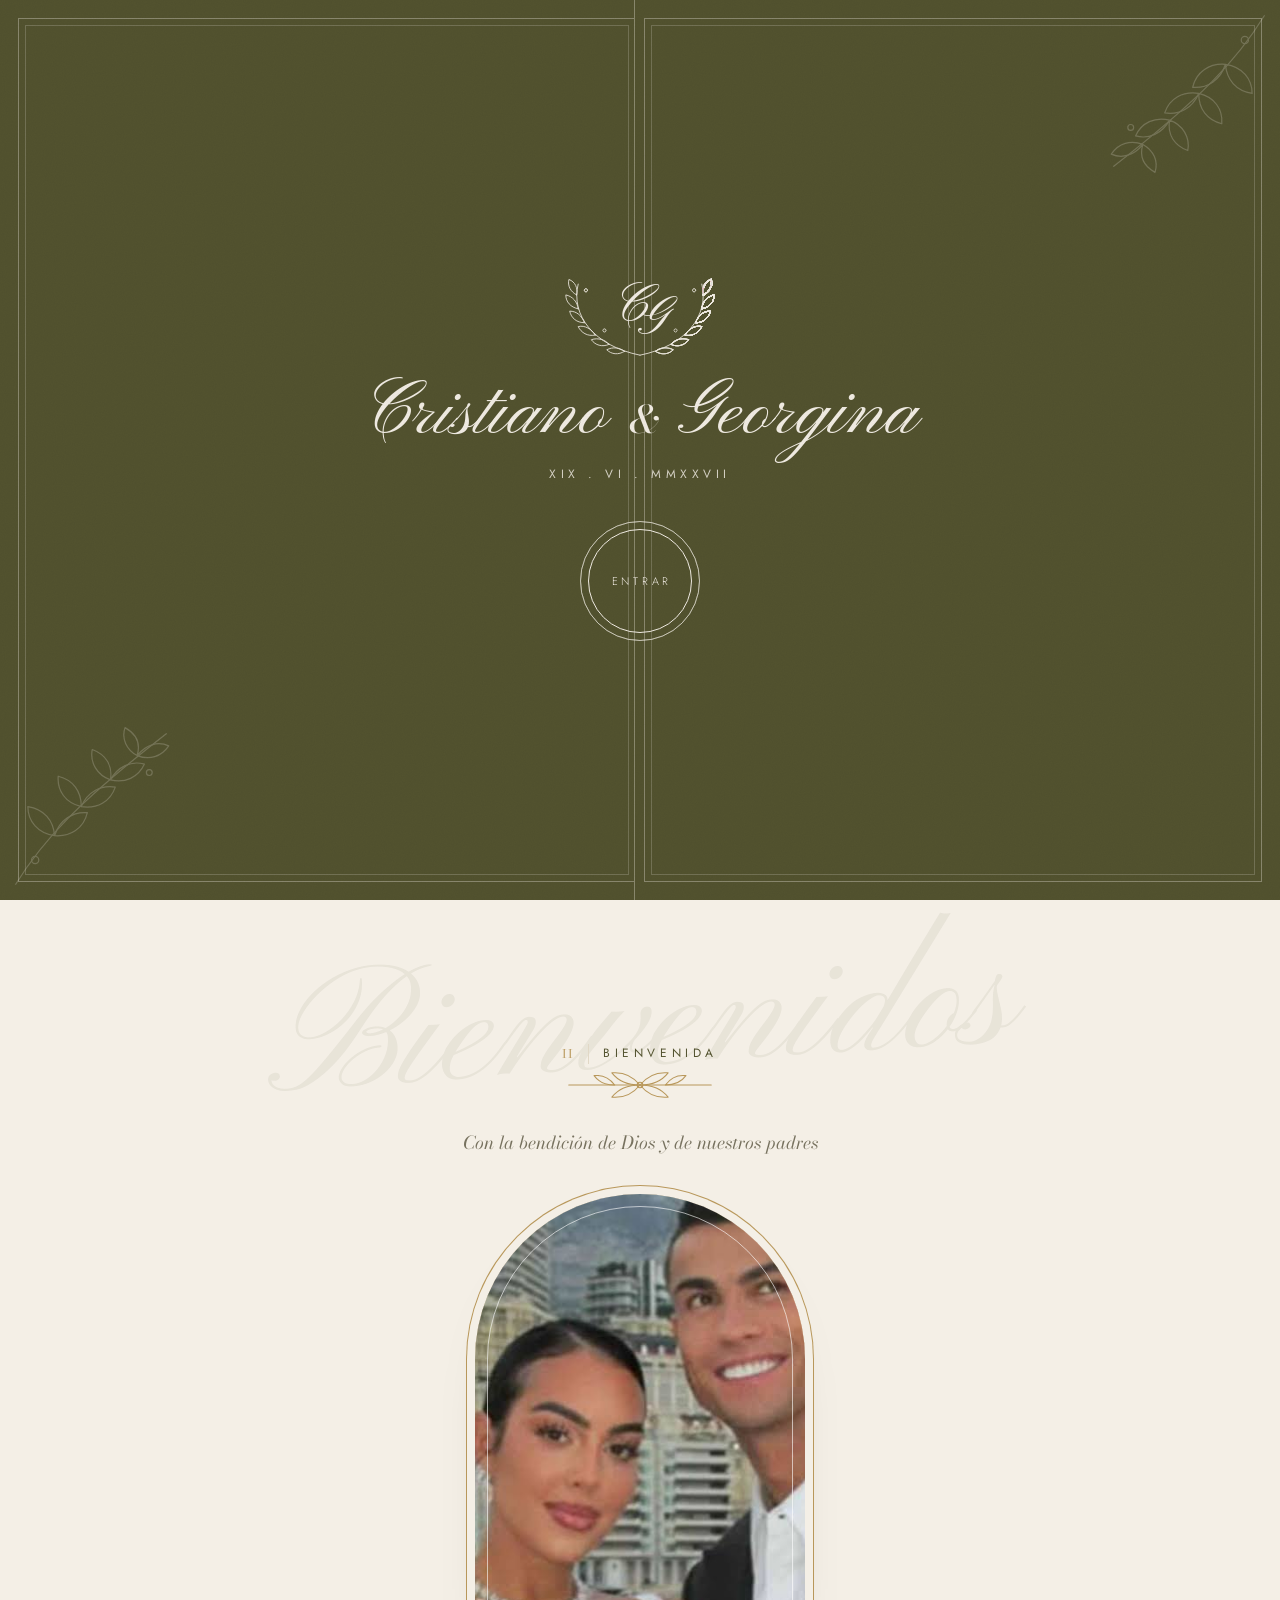
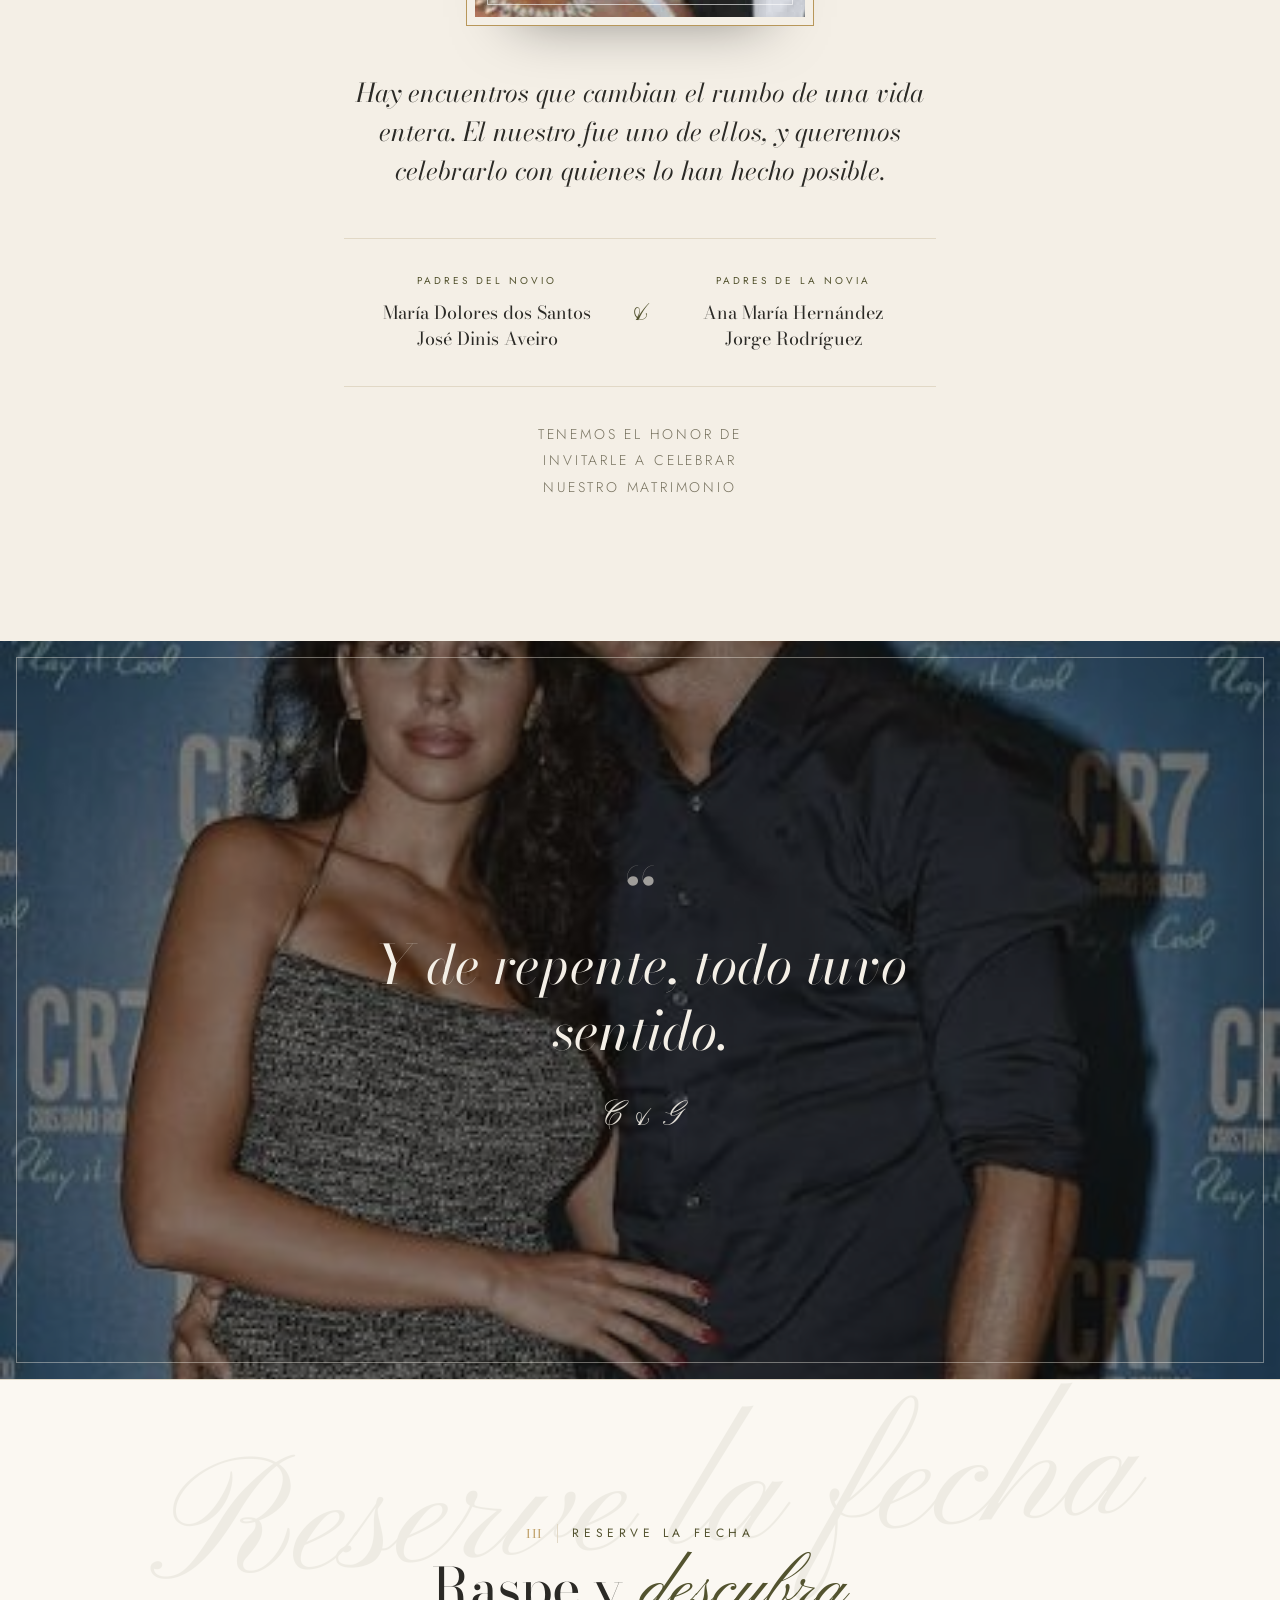
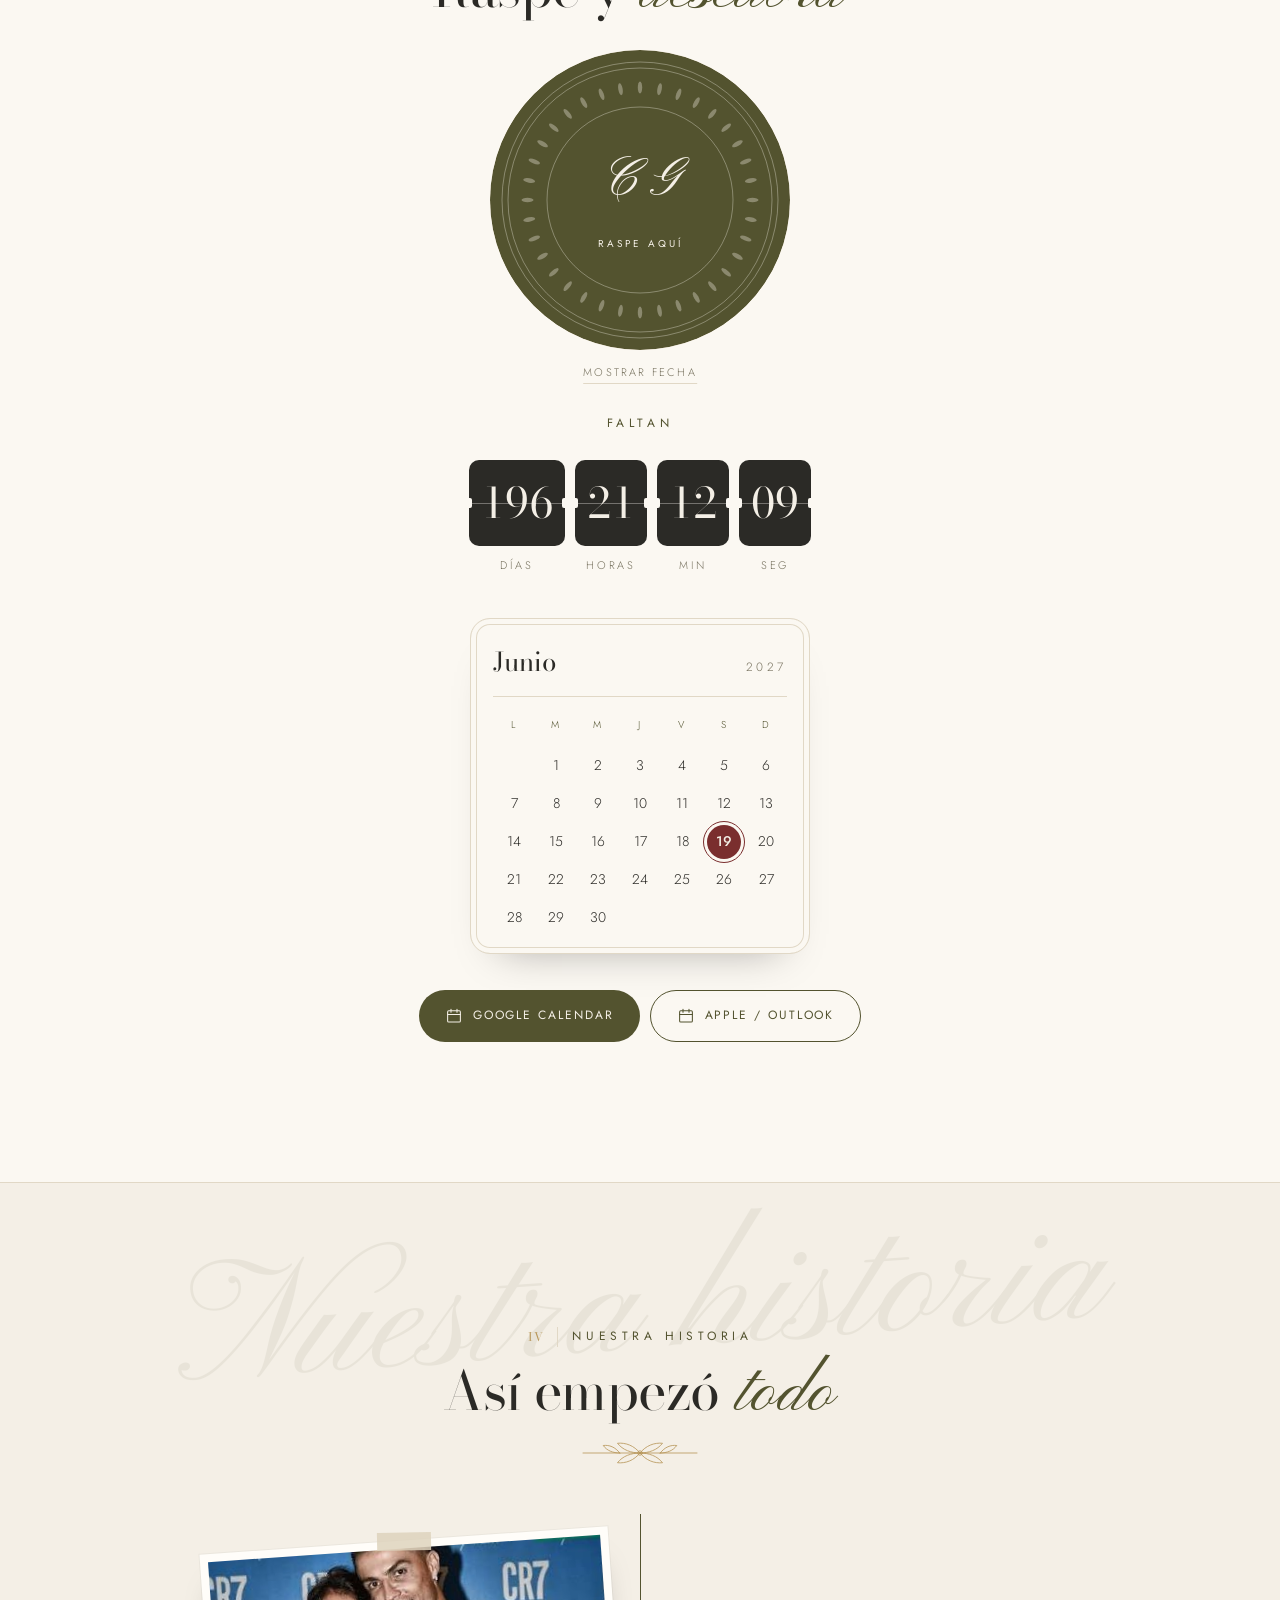
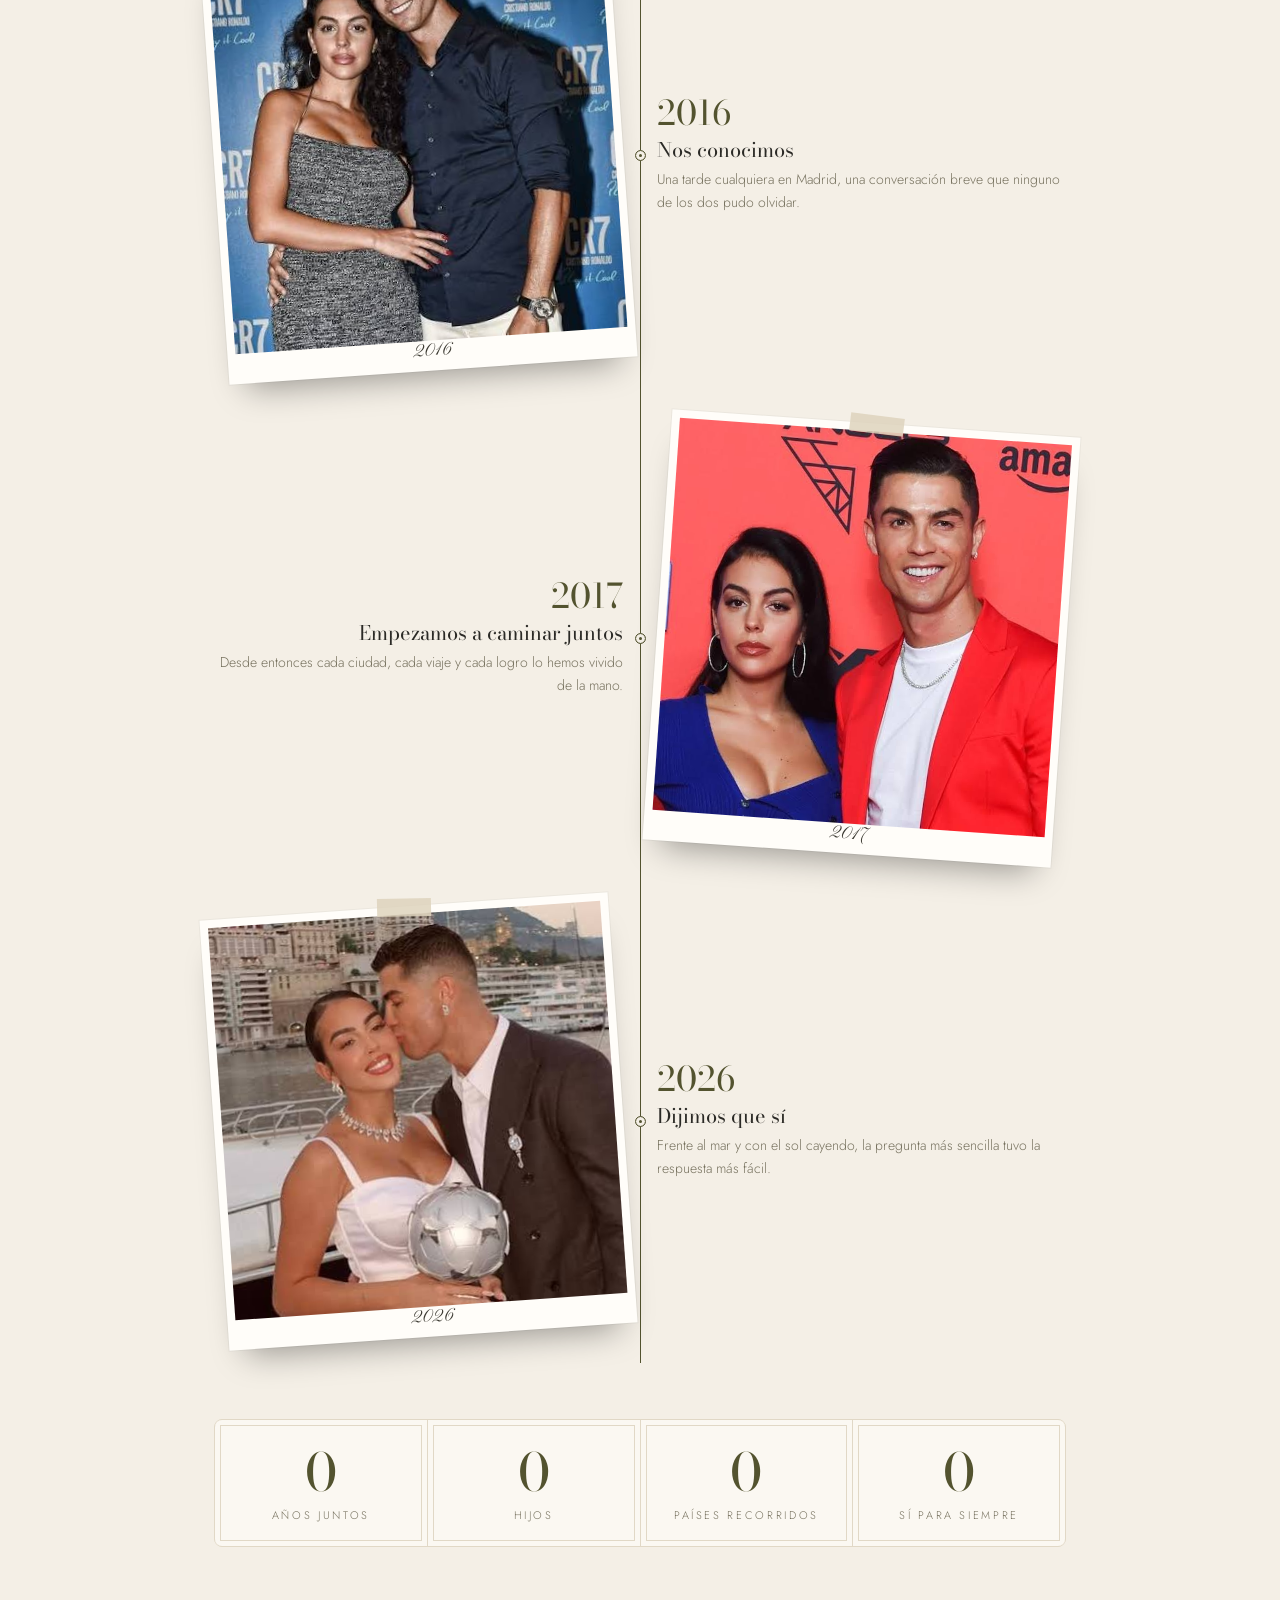
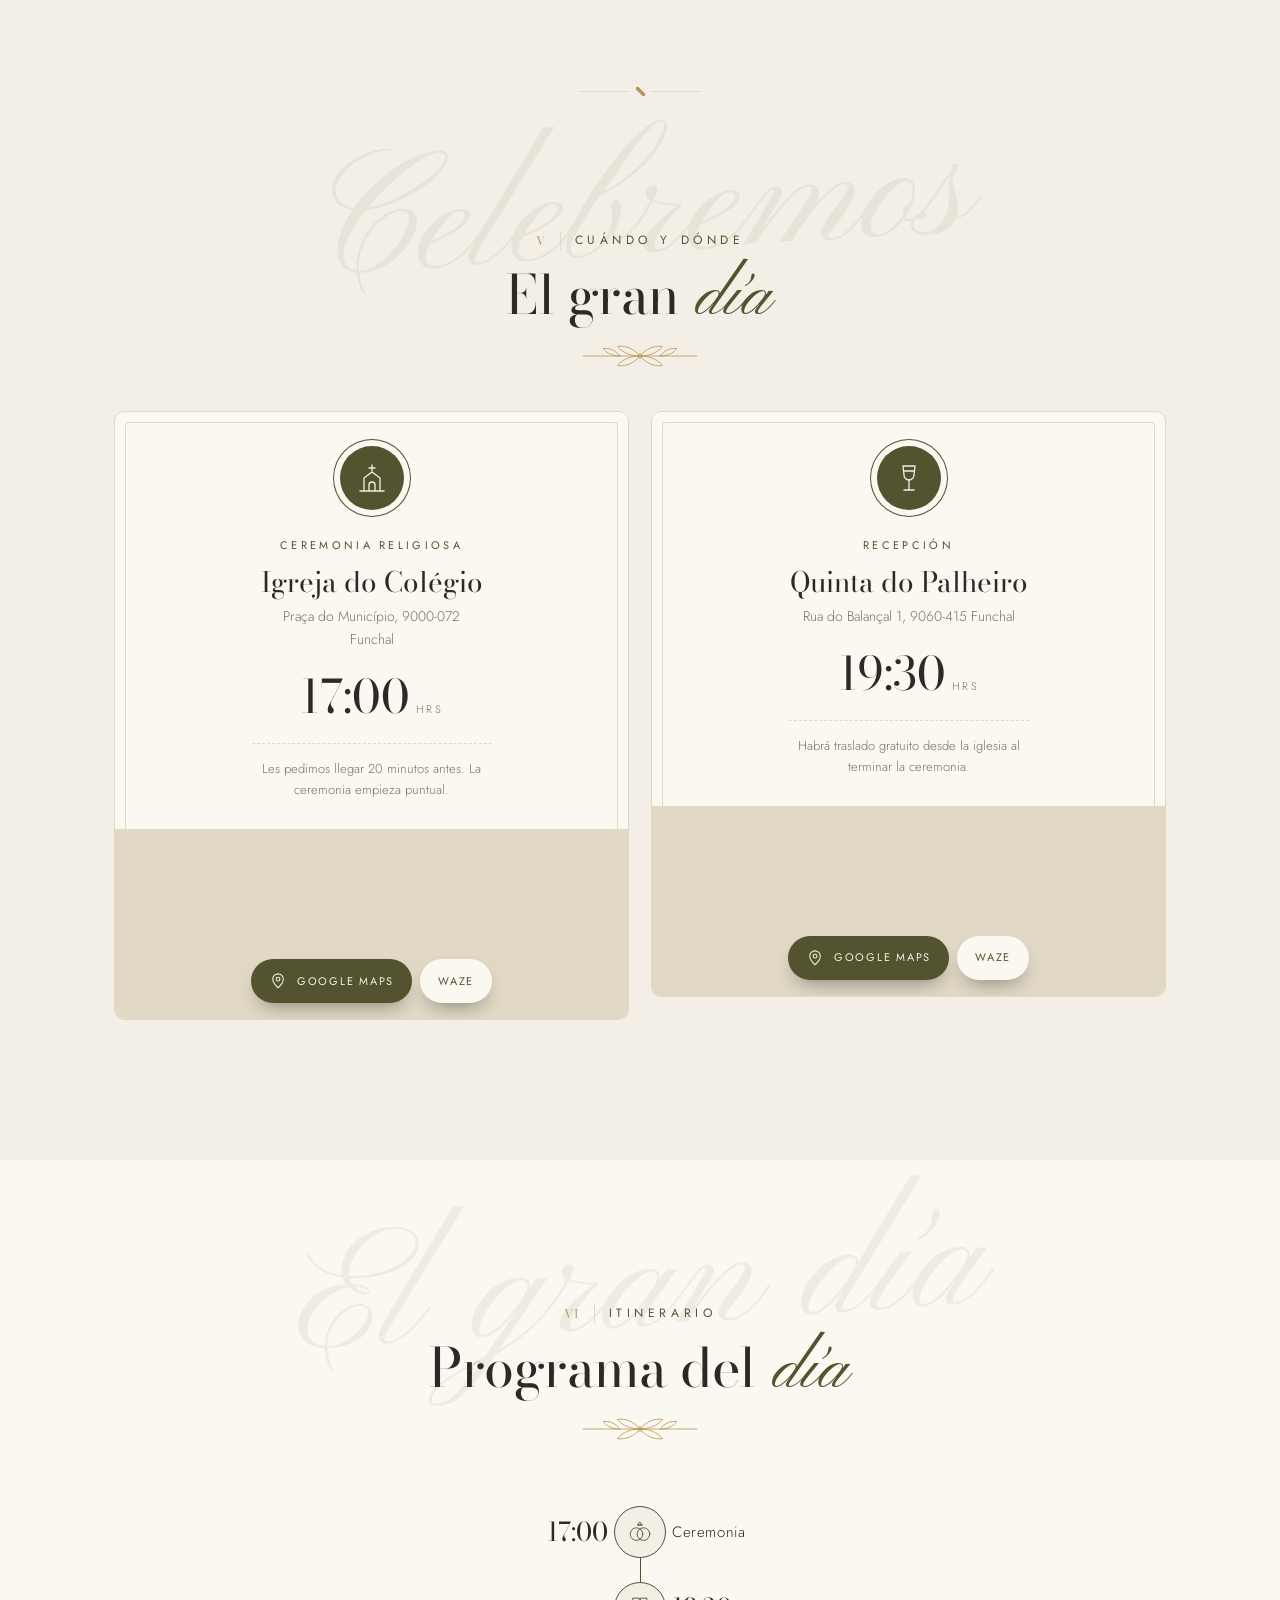
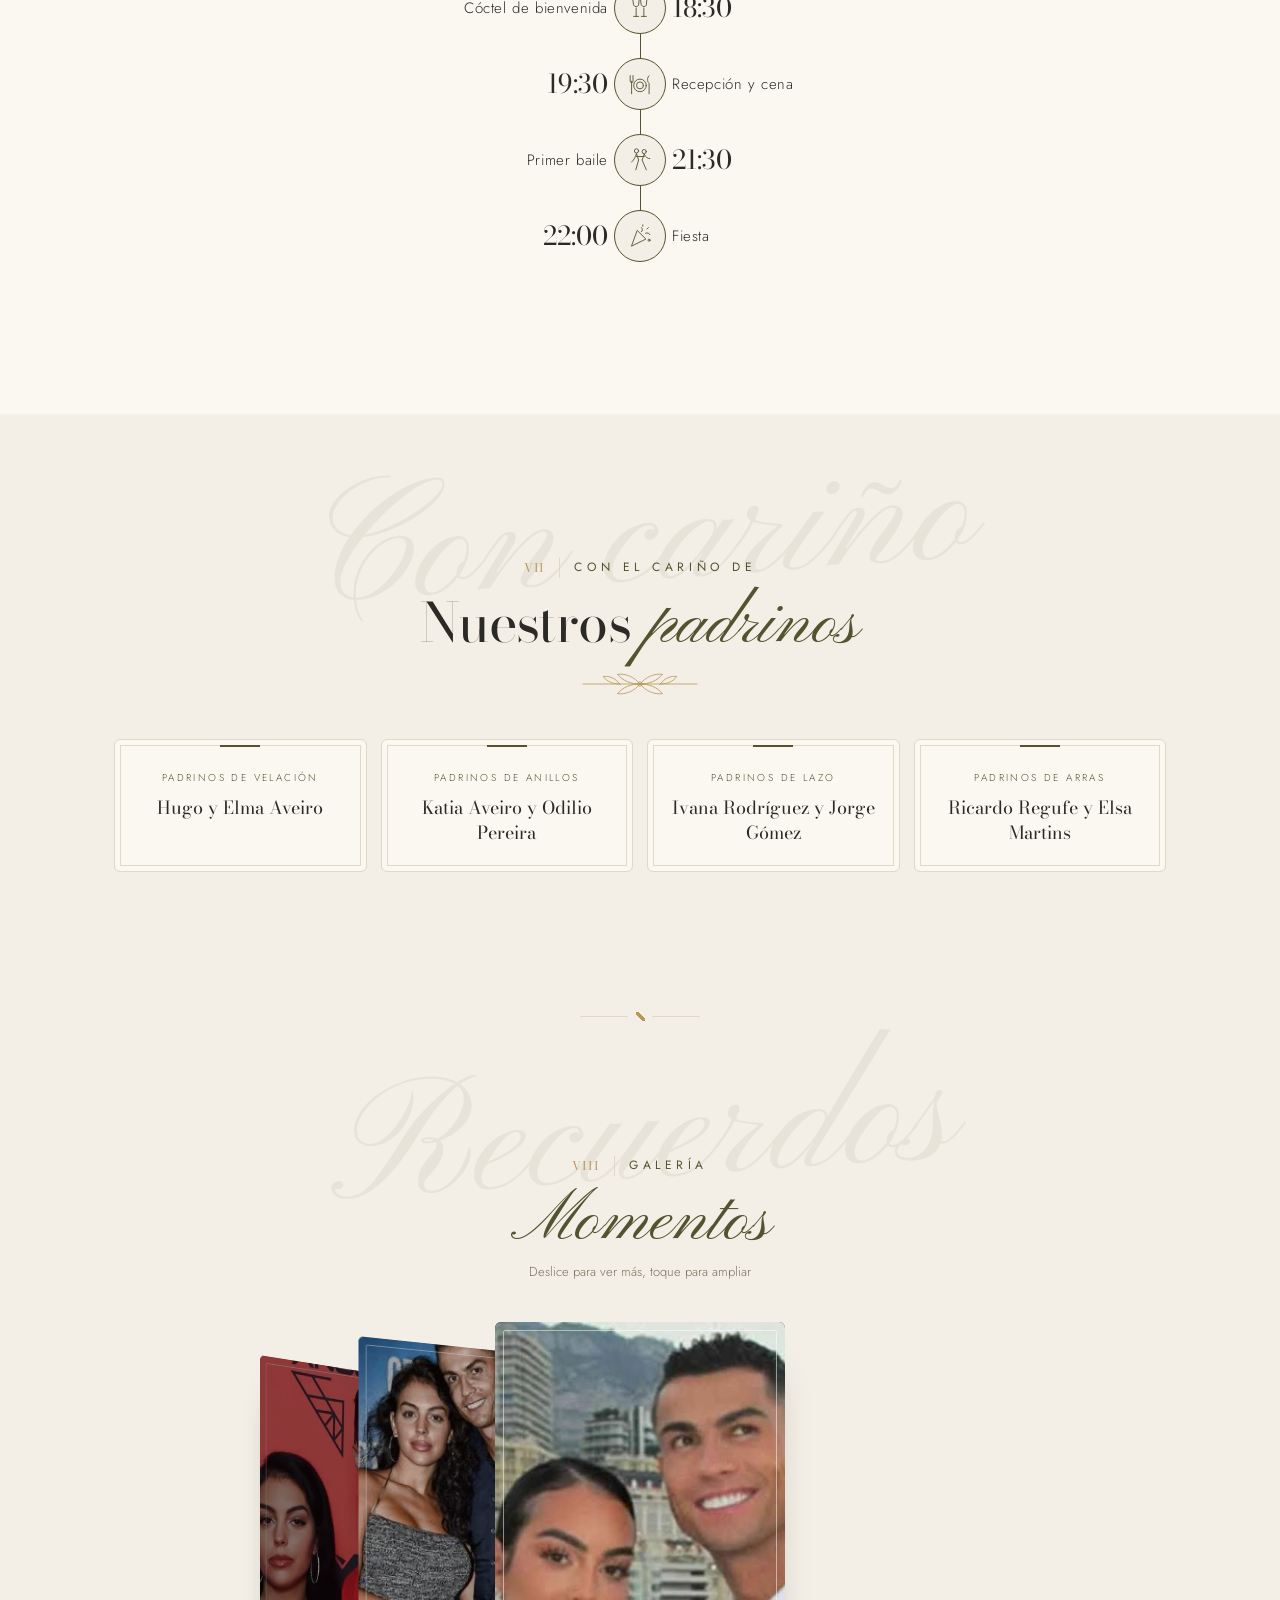
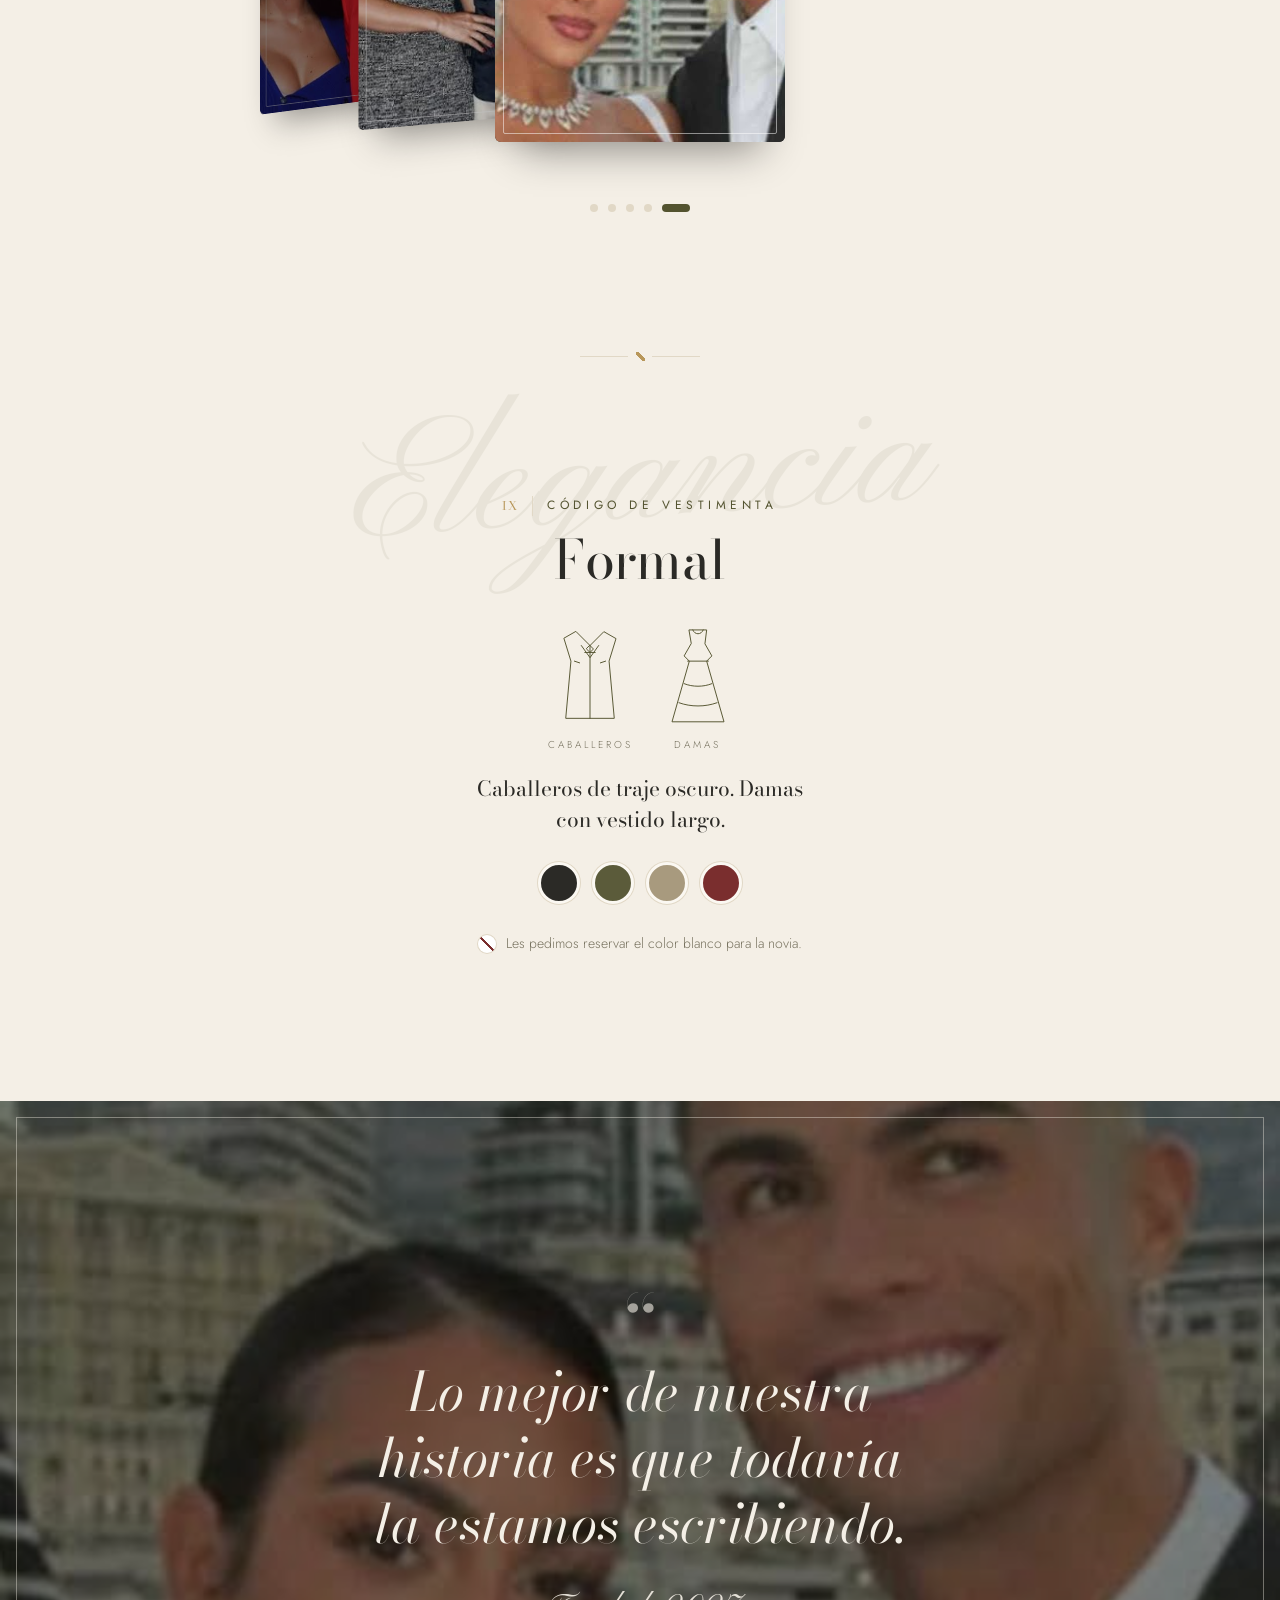
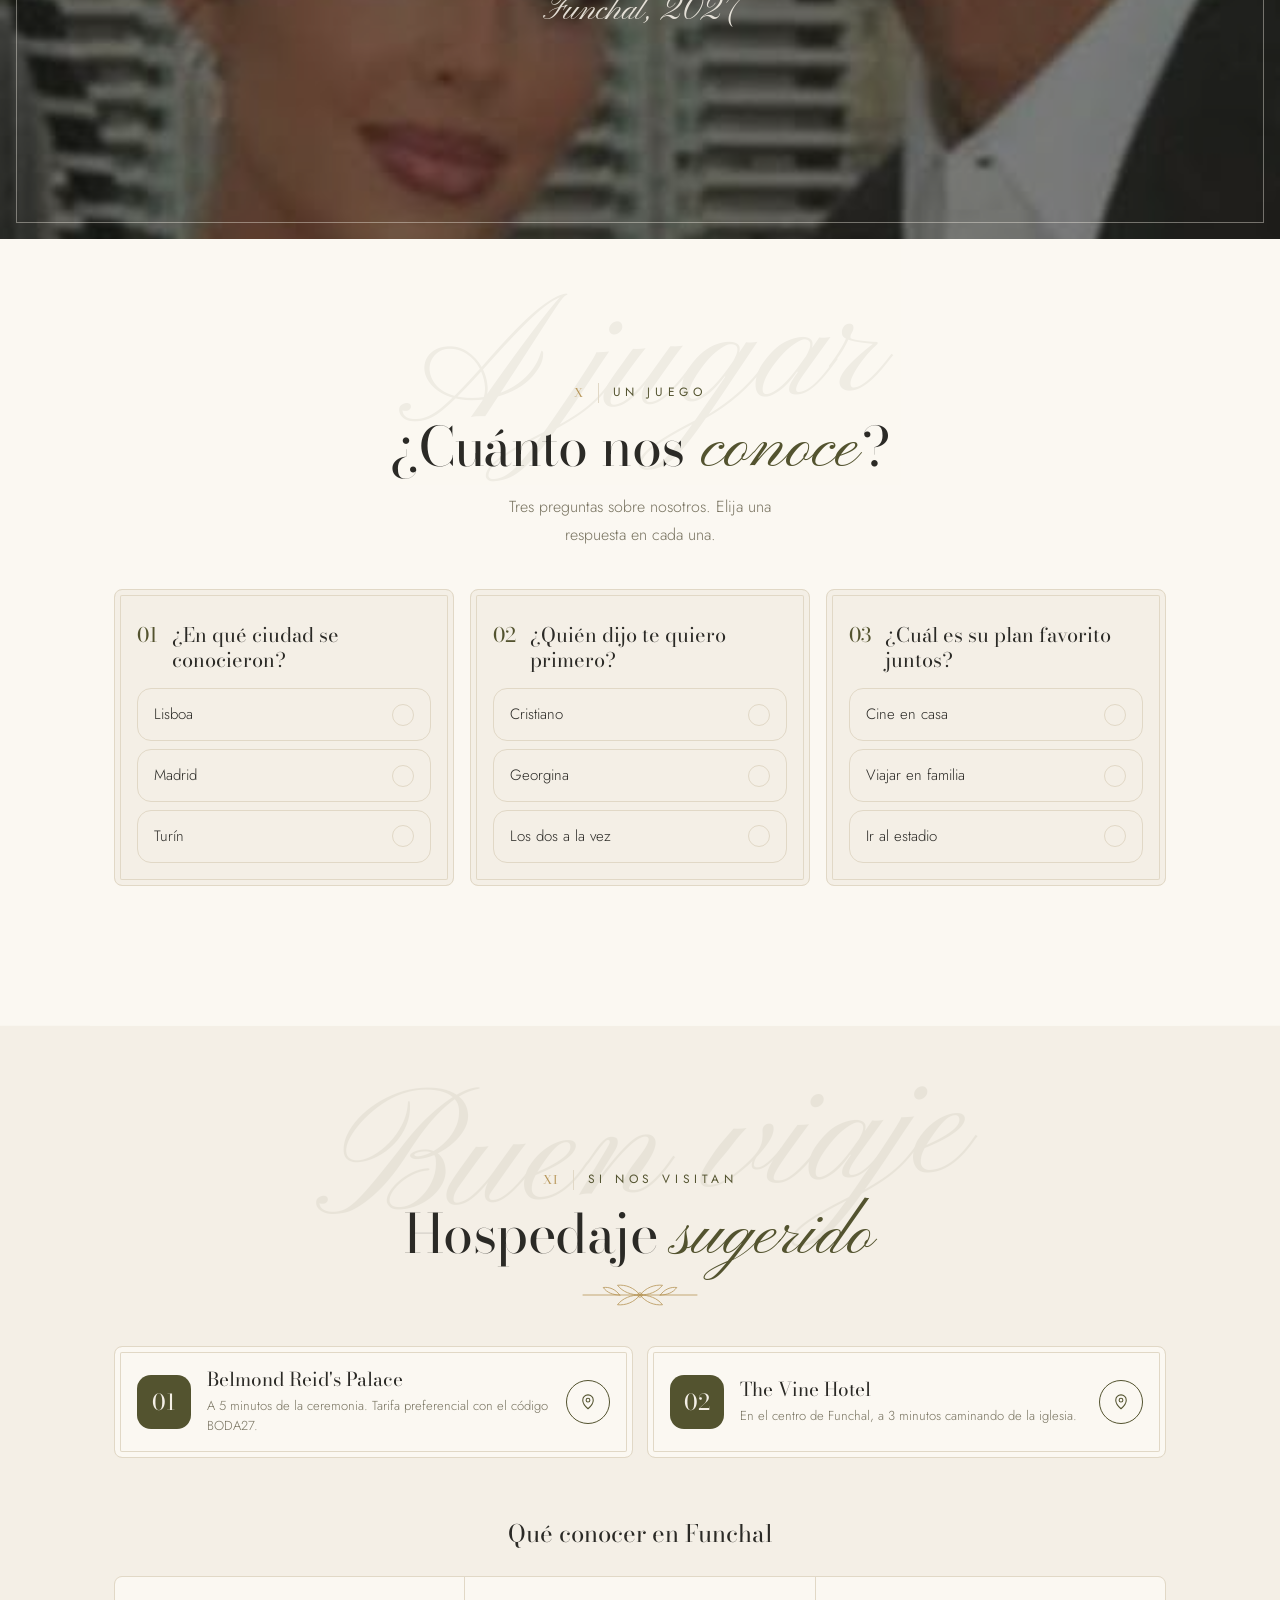
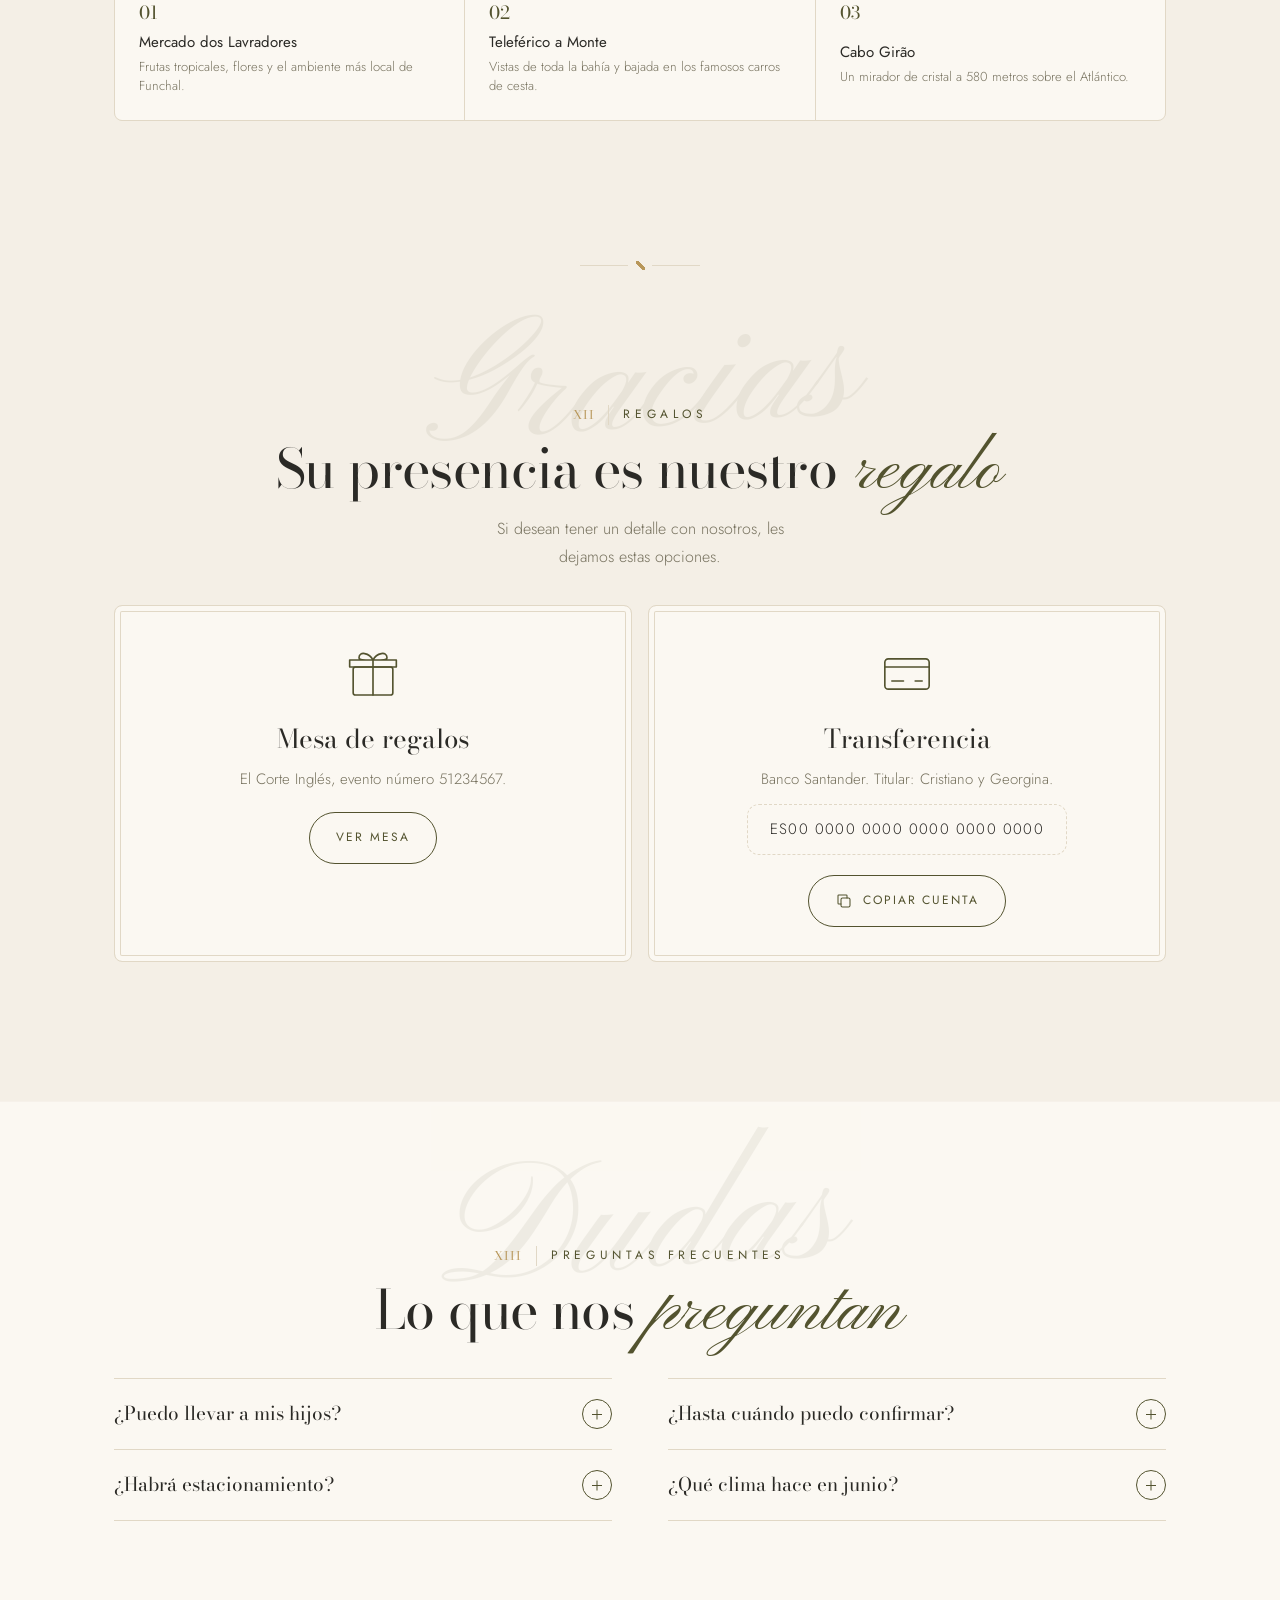
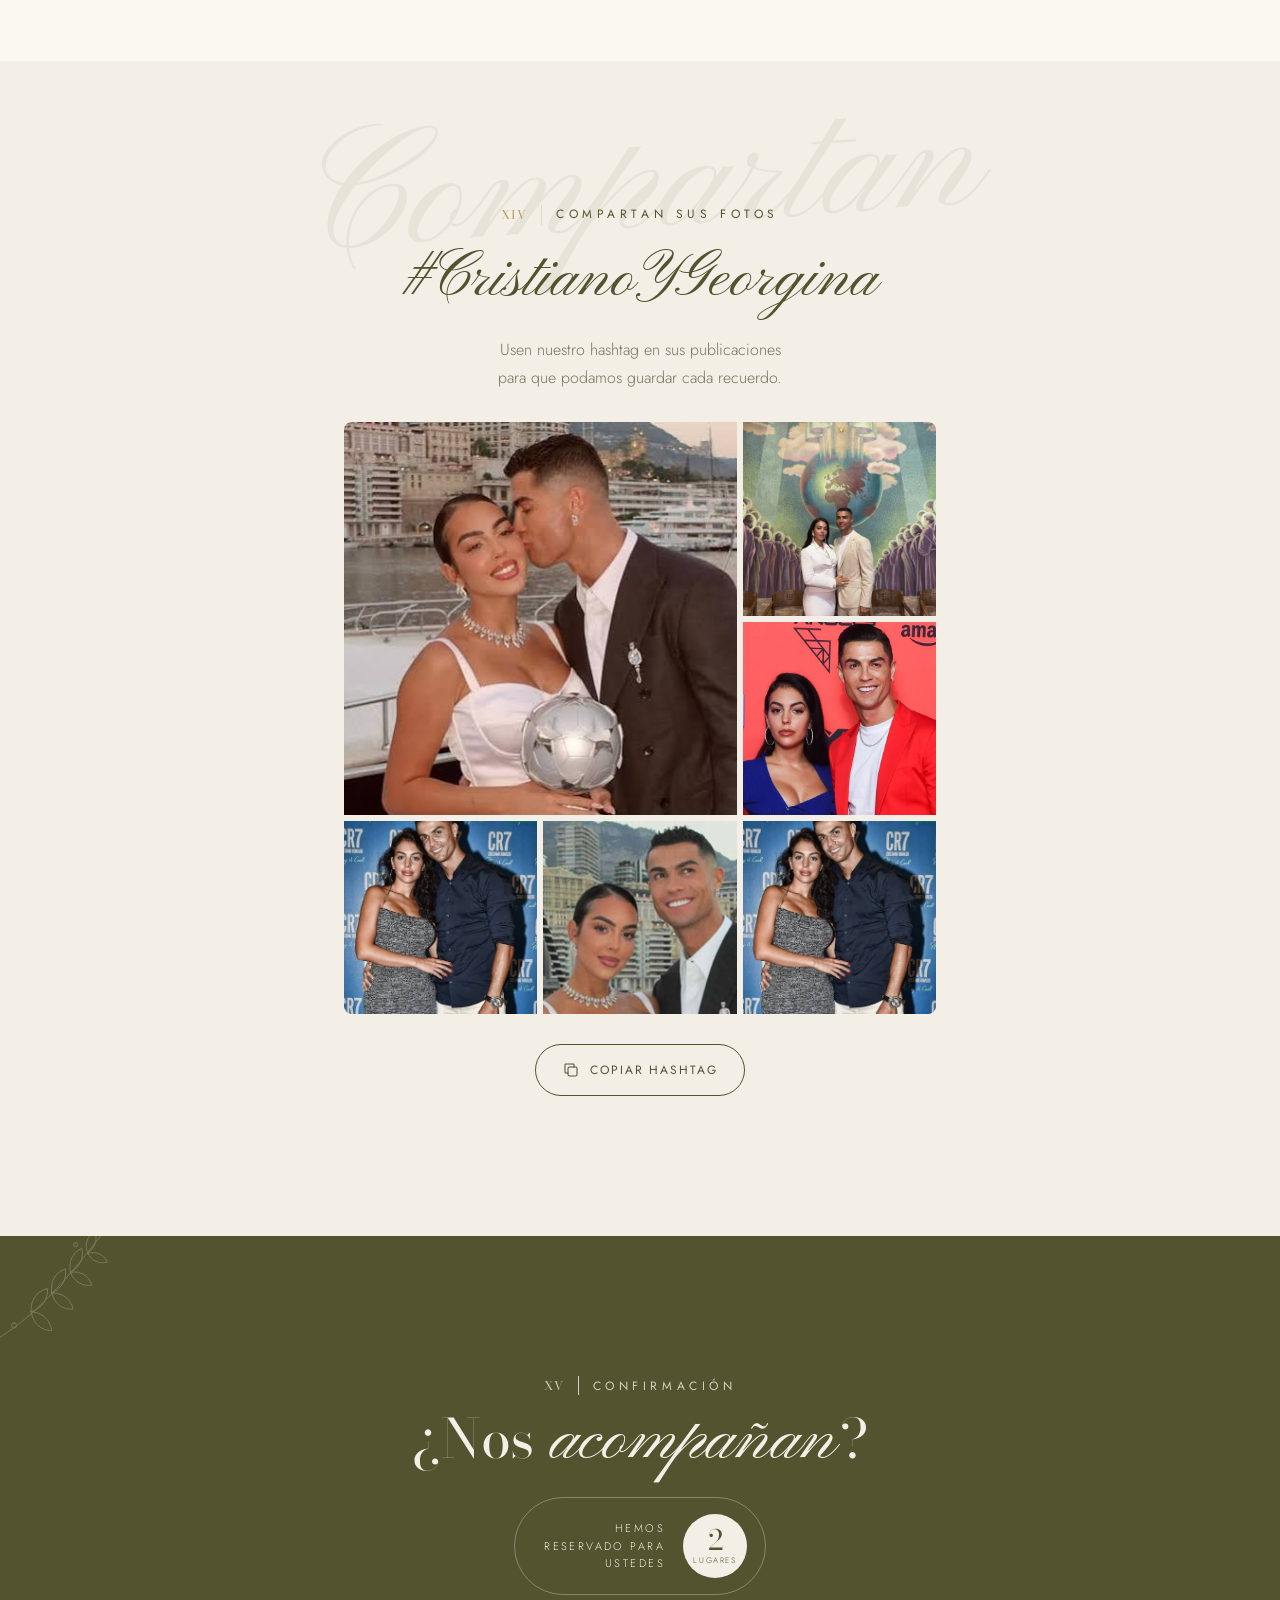
<file: invitacion/index.html>
<!doctype html>
<html lang="es" data-tema="olivo">
<head>
  <meta charset="utf-8">
  <meta name="viewport" content="width=device-width, initial-scale=1, viewport-fit=cover">
  <title>Nuestra boda</title>
  <meta name="description" content="Invitación digital de boda">
  <meta name="theme-color" content="#F4EFE6">
  <link rel="preconnect" href="https://fonts.googleapis.com">
  <link rel="preconnect" href="https://fonts.gstatic.com" crossorigin>
  <link href="https://fonts.googleapis.com/css2?family=Bodoni+Moda:ital,opsz,wght@0,6..96,400;0,6..96,500;1,6..96,400;1,6..96,500&family=Jost:wght@300;400;500&family=Pinyon+Script&display=swap" rel="stylesheet">
  <link rel="stylesheet" href="../assets/css/invitacion.css">
</head>
<body class="is-closed">

  <svg class="grain" aria-hidden="true"><filter id="g"><feTurbulence type="fractalNoise" baseFrequency=".9" numOctaves="3" stitchTiles="stitch"/><feColorMatrix values="0 0 0 0 0  0 0 0 0 0  0 0 0 0 0  0 0 0 .6 0"/></filter><rect width="100%" height="100%" filter="url(#g)"/></svg>

  <!-- Simbolos -->
  <svg width="0" height="0" style="position:absolute" aria-hidden="true">
    <symbol id="sprig" viewBox="0 0 160 40"><path d="M4 20h152"/><path d="M80 20c-8-10-19-14-30-13 7 9 18 13 30 13Zm0 0c8-10 19-14 30-13-7 9-18 13-30 13Zm-27 0c-6-8-14-11-22-10 5 7 13 10 22 10Zm54 0c6-8 14-11 22-10-5 7-13 10-22 10ZM80 20c-8 10-19 14-30 13 7-9 18-13 30-13Zm0 0c8 10 19 14 30 13-7-9-18-13-30-13Z"/><circle cx="80" cy="20" r="3"/></symbol>
    <symbol id="branch" viewBox="0 0 140 140"><path d="M8 132C30 96 60 64 132 8"/><path d="M40 92c-14-2-22-12-22-24 13 2 21 11 22 24Zm0 0c4-13 15-20 27-19-3 13-14 20-27 19ZM62 68c-13-3-20-13-19-25 12 3 19 12 19 25Zm0 0c5-12 16-18 28-16-4 12-15 18-28 16ZM86 46c-11-4-17-14-15-25 11 4 17 13 15 25Zm0 0c6-11 17-16 28-13-5 11-16 16-28 13ZM108 26c-9-5-13-14-10-23 9 5 13 13 10 23Zm0 0c7-9 17-12 26-8-6 9-16 12-26 8Z"/><circle cx="24" cy="112" r="3"/><circle cx="118" cy="40" r="2.4"/></symbol>
    <symbol id="i-anillos" viewBox="0 0 40 40"><circle cx="15" cy="23" r="9"/><circle cx="25" cy="23" r="9"/><path d="M20 6l3 4h-6zM17 10h6"/></symbol>
    <symbol id="i-copa" viewBox="0 0 40 40"><path d="M10 6h9l-1 10a4 4 0 0 1-7 0zM21 6h9l-1 10a4 4 0 0 1-7 0z"/><path d="M14.5 20v12M25.5 20v12M11 32h7M22 32h7"/></symbol>
    <symbol id="i-cena" viewBox="0 0 40 40"><circle cx="20" cy="22" r="9"/><circle cx="20" cy="22" r="5"/><path d="M6 8v8a2 2 0 0 0 4 0V8M8 16v18M33 8c-3 2-3 9 0 11v15"/></symbol>
    <symbol id="i-baile" viewBox="0 0 40 40"><circle cx="15" cy="7" r="3"/><circle cx="26" cy="8" r="3"/><path d="M15 11c-2 6-4 9-7 12M15 11l3 9-4 14M26 12l-3 8 6 14M15 15l11 0M26 12c2 4 5 6 8 6"/></symbol>
    <symbol id="i-fiesta" viewBox="0 0 40 40"><path d="M8 34 16 12l12 12z"/><path d="M22 8c2 2 2 4 0 6M30 10l2-2M28 16c3-1 5 0 6 2M24 4v2"/><circle cx="33" cy="26" r="1.5"/></symbol>
    <symbol id="wreath" viewBox="0 0 220 120"><g>
            <path d="M30 20 C 20 60, 50 100, 110 112"/><path d="M190 20 C 200 60, 170 100, 110 112"/>
            <path d="M28 34c-8-4-12-12-10-20 8 3 12 11 10 20Z"/><path d="M30 52c-10-2-16-9-16-18 9 2 15 9 16 18Z"/>
            <path d="M38 70c-10 0-17-6-19-15 9 0 16 6 19 15Z"/><path d="M52 86c-10 2-18-3-22-11 9-2 17 3 22 11Z"/>
            <path d="M70 98c-9 4-18 1-23-6 9-3 18 0 23 6Z"/><path d="M90 107c-8 5-17 4-23-2 8-4 17-3 23 2Z"/>
            <path d="M192 34c8-4 12-12 10-20-8 3-12 11-10 20Z"/><path d="M190 52c10-2 16-9 16-18-9 2-15 9-16 18Z"/>
            <path d="M182 70c10 0 17-6 19-15-9 0-16 6-19 15Z"/><path d="M168 86c10 2 18-3 22-11-9-2-17 3-22 11Z"/>
            <path d="M150 98c9 4 18 1 23-6-9-3-18 0-23 6Z"/><path d="M130 107c8 5 17 4 23-2-8-4-17-3-23 2Z"/>
            <circle cx="40" cy="28" r="2"/><circle cx="180" cy="28" r="2"/><circle cx="64" cy="80" r="2"/><circle cx="156" cy="80" r="2"/>
          </g></symbol>
    <symbol id="i-pin" viewBox="0 0 24 24"><path d="M12 21s-7-6.2-7-11.5A7 7 0 0 1 19 9.5C19 14.8 12 21 12 21Z"/><circle cx="12" cy="9.5" r="2.5"/></symbol>
    <symbol id="i-wa" viewBox="0 0 24 24"><path d="M3.5 20.5l1.3-4A8.5 8.5 0 1 1 8 19.3z"/><path d="M9 8.5c0 3.5 2.6 6.5 6.4 6.6l1-1.6-2-1-1 .8c-1-.5-2-1.5-2.4-2.5l.8-1-1-2z"/></symbol>
    <symbol id="i-cal" viewBox="0 0 24 24"><rect x="3.5" y="5" width="17" height="15" rx="1.5"/><path d="M3.5 10h17M8 3v4M16 3v4"/></symbol>
    <symbol id="i-copy" viewBox="0 0 24 24"><rect x="8" y="8" width="12" height="12" rx="2"/><path d="M16 8V5a1 1 0 0 0-1-1H5a1 1 0 0 0-1 1v10a1 1 0 0 0 1 1h3"/></symbol>
  </svg>

  <!-- ================= ENTRADA ================= -->
  <section class="entrance" id="entrance" aria-label="Entrada">
    <div class="door door--l"><span class="door__frame"></span><svg class="door__branch"><use href="#branch"/></svg></div>
    <div class="door door--r"><span class="door__frame"></span><svg class="door__branch"><use href="#branch"/></svg></div>
    <div class="entrance__center">
      <div class="monogram">
        <svg class="monogram__wreath" viewBox="0 0 220 120" aria-hidden="true">
          <g>
            <path d="M30 20 C 20 60, 50 100, 110 112"/><path d="M190 20 C 200 60, 170 100, 110 112"/>
            <path d="M28 34c-8-4-12-12-10-20 8 3 12 11 10 20Z"/><path d="M30 52c-10-2-16-9-16-18 9 2 15 9 16 18Z"/>
            <path d="M38 70c-10 0-17-6-19-15 9 0 16 6 19 15Z"/><path d="M52 86c-10 2-18-3-22-11 9-2 17 3 22 11Z"/>
            <path d="M70 98c-9 4-18 1-23-6 9-3 18 0 23 6Z"/><path d="M90 107c-8 5-17 4-23-2 8-4 17-3 23 2Z"/>
            <path d="M192 34c8-4 12-12 10-20-8 3-12 11-10 20Z"/><path d="M190 52c10-2 16-9 16-18-9 2-15 9-16 18Z"/>
            <path d="M182 70c10 0 17-6 19-15-9 0-16 6-19 15Z"/><path d="M168 86c10 2 18-3 22-11-9-2-17 3-22 11Z"/>
            <path d="M150 98c9 4 18 1 23-6-9-3-18 0-23 6Z"/><path d="M130 107c8 5 17 4 23-2-8-4-17-3-23 2Z"/>
            <circle cx="40" cy="28" r="2"/><circle cx="180" cy="28" r="2"/><circle cx="64" cy="80" r="2"/><circle cx="156" cy="80" r="2"/>
          </g>
        </svg>
        <span class="monogram__letters"><b data-ini="0">C</b><b data-ini="1">G</b></span>
      </div>
      <h1 class="entrance__names"><span data-novio>Cristiano</span> <i>&amp;</i> <span data-novia>Georgina</span></h1>
      <p class="caps"><span data-fecha-romana>XIX . VI . MMXXVII</span></p>
      <button class="entrance__btn" id="enter"><span>Entrar</span></button>
    </div>
  </section>

  <canvas class="petals" id="petals" aria-hidden="true"></canvas>

  <!-- Rotulos laterales (solo en pantallas anchas) -->
  <p class="side side--l" aria-hidden="true"><span data-novio>Cristiano</span> &amp; <span data-novia>Georgina</span></p>
  <p class="side side--r" aria-hidden="true"><span data-fecha-corta>19 . 06 . 2027</span> <i></i> <span data-ciudad>Funchal</span></p>

  <!-- Menu de secciones -->
  <button class="secbtn" id="secBtn" aria-label="Abrir menú de secciones" aria-expanded="false">
    <svg class="secbtn__ring" viewBox="0 0 48 48"><circle cx="24" cy="24" r="22"/><circle class="secbtn__progress" cx="24" cy="24" r="22"/></svg>
    <span class="secbtn__lines"><i></i><i></i></span>
  </button>
  <nav class="secmenu" id="secMenu" aria-label="Secciones" hidden>
    <p class="secmenu__mono"><span data-ini="0">C</span><i>&amp;</i><span data-ini="1">G</span></p>
    <ol id="secList"></ol>
  </nav>

  <!-- ================= CONTENIDO ================= -->
  <main class="content" id="content">

    <!-- I. Portada -->
    <section class="cover" id="inicio" data-sec="Inicio">
      <div class="cover__media" id="coverSlides"></div>
      <div class="cover__frame" aria-hidden="true"><i></i><i></i><i></i><i></i></div>
      <div class="cover__text">
        <p class="caps caps--light">Nos casamos</p>
        <h2 class="cover__names"><span data-novio>Cristiano</span><i>&amp;</i><span data-novia>Georgina</span></h2>
        <div class="cover__date">
          <span data-dia-semana>Sábado</span>
          <b data-dia>19</b>
          <span data-mes-anio>Junio 2027</span>
        </div>
        <p class="caps caps--light caps--sm" data-ciudad>Funchal, Madeira</p>
        <p class="cover__guest" data-guest-cover hidden></p>
        <div class="cover__bars" id="coverBars"></div>
      </div>
      <div class="cover__scroll"><span></span></div>
    </section>

    <!-- II. Bienvenida -->
    <section class="block welcome" id="bienvenida" data-ghost="Bienvenidos" data-sec="Bienvenida">
      <p class="caps"><b class="num">II</b>Bienvenida</p>
      <svg class="sprig draw"><use href="#sprig"/></svg>
      <p class="welcome__lead">Con la bendición de Dios y de nuestros padres</p>
      <div class="arch"><img data-foto="bienvenida" alt="" loading="lazy"><span class="arch__line"></span></div>
      <p class="quote__text" data-frase></p>
      <div class="parents" id="parents"></div>
      <p class="welcome__invite">tenemos el honor de invitarle a celebrar nuestro matrimonio</p>
    </section>

    <section class="band" id="band0" aria-hidden="true"></section>

    <!-- III. Fecha -->
    <section class="block countdown-block" id="fecha" data-ghost="Reserve la fecha" data-sec="La fecha">
      <p class="caps"><b class="num">III</b>Reserve la fecha</p>
      <h3 class="title">Raspe y <em>descubra</em></h3>
      <div class="scratch" id="scratch">
        <div class="scratch__under">
          <span class="caps caps--sm" data-dia-semana>Sábado</span>
          <b data-dia>19</b>
          <span class="scratch__month" data-mes-anio>Junio 2027</span>
          <span class="caps caps--sm" data-hora-texto>17:00 horas</span>
        </div>
        <canvas class="scratch__cover" id="scratchCanvas" aria-label="Raspe con el dedo para ver la fecha"></canvas>
        <button class="scratch__skip" id="scratchSkip">Mostrar fecha</button>
      </div>
      <p class="caps faltan">Faltan</p>
      <div class="countdown" id="countdown">
        <div class="cd"><div class="cd__card" data-unit="d"><span class="cd__top">00</span><span class="cd__bottom">00</span><span class="cd__flip"><span class="cd__flip-front">00</span><span class="cd__flip-back">00</span></span></div><small>Días</small></div>
        <div class="cd"><div class="cd__card" data-unit="h"><span class="cd__top">00</span><span class="cd__bottom">00</span><span class="cd__flip"><span class="cd__flip-front">00</span><span class="cd__flip-back">00</span></span></div><small>Horas</small></div>
        <div class="cd"><div class="cd__card" data-unit="m"><span class="cd__top">00</span><span class="cd__bottom">00</span><span class="cd__flip"><span class="cd__flip-front">00</span><span class="cd__flip-back">00</span></span></div><small>Min</small></div>
        <div class="cd"><div class="cd__card" data-unit="s"><span class="cd__top">00</span><span class="cd__bottom">00</span><span class="cd__flip"><span class="cd__flip-front">00</span><span class="cd__flip-back">00</span></span></div><small>Seg</small></div>
      </div>
      <div class="calendar" id="calendar"></div>
      <div class="btn-row">
        <a class="btn btn--solid" id="gCal" target="_blank" rel="noopener"><svg><use href="#i-cal"/></svg>Google Calendar</a>
        <button class="btn btn--line" id="addCal"><svg><use href="#i-cal"/></svg>Apple / Outlook</button>
      </div>
    </section>

    <!-- IV. Historia -->
    <section class="block story" id="historia" data-ghost="Nuestra historia" data-sec="Nuestra historia">
      <p class="caps"><b class="num">IV</b>Nuestra historia</p>
      <h3 class="title">Así empezó <em>todo</em></h3>
      <svg class="sprig sprig--sm draw"><use href="#sprig"/></svg>
      <div class="story__list" id="storyList"><span class="story__line"><i></i></span></div>
      <div class="figures" id="figures"></div>
    </section>

    <!-- V. Eventos -->
    <section class="block events" id="lugares" data-ghost="Celebremos" data-sec="Cuándo y dónde">
      <p class="caps"><b class="num">V</b>Cuándo y dónde</p>
      <h3 class="title">El gran <em>día</em></h3>
      <svg class="sprig sprig--sm draw"><use href="#sprig"/></svg>
      <div class="events__list" id="events"></div>
    </section>

    <!-- VI. Itinerario -->
    <section class="block timeline-block" id="programa" data-ghost="El gran día" data-sec="Programa">
      <p class="caps"><b class="num">VI</b>Itinerario</p>
      <h3 class="title">Programa del <em>día</em></h3>
      <svg class="sprig sprig--sm draw"><use href="#sprig"/></svg>
      <div class="timeline" id="timeline"><span class="timeline__line"><i></i></span></div>
    </section>

    <!-- VII. Padrinos -->
    <section class="block sponsors" id="padrinos" data-ghost="Con cariño" data-sec="Padrinos">
      <p class="caps"><b class="num">VII</b>Con el cariño de</p>
      <h3 class="title">Nuestros <em>padrinos</em></h3>
      <svg class="sprig sprig--sm draw"><use href="#sprig"/></svg>
      <div class="sponsors__grid" id="sponsors"></div>
    </section>

    <!-- VIII. Galeria -->
    <section class="block gallery" id="galeria" data-ghost="Recuerdos" data-sec="Galería">
      <p class="caps"><b class="num">VIII</b>Galería</p>
      <h3 class="title"><em>Momentos</em></h3>
      <p class="gallery__hint">Deslice para ver más, toque para ampliar</p>
      <div class="coverflow" id="coverflow"></div>
      <div class="dots" id="dots"></div>
    </section>

    <!-- IX. Vestimenta -->
    <section class="block dress" id="vestimenta" data-ghost="Elegancia" data-sec="Vestimenta">
      <p class="caps"><b class="num">IX</b>Código de vestimenta</p>
      <h3 class="title" data-vest-titulo>Formal</h3>
      <div class="dress__icons" aria-hidden="true">
        <figure>
          <svg viewBox="0 0 80 120"><path d="M24 10 40 26 56 10l14 8-8 26 6 66H12l6-66-8-26z"/><path d="M40 26v84M34 34h12M30 26l10 14 10-14M22 44l6 2M58 44l-6 2"/><path d="M36 30l4 4 4-4-4-4z"/></svg>
          <figcaption>Caballeros</figcaption>
        </figure>
        <figure>
          <svg viewBox="0 0 80 120"><path d="M30 8h20l-2 16 8 14-6 6 20 70H10l20-70-6-6 8-14z"/><path d="M28 44h24M24 70c10 4 22 4 32 0M18 92c14 5 30 5 44 0"/><path d="M34 8c2 6 10 6 12 0"/></svg>
          <figcaption>Damas</figcaption>
        </figure>
      </div>
      <p class="dress__text" data-vest-detalle></p>
      <div class="swatches" id="swatches"></div>
      <p class="dress__note" data-vest-nota></p>
    </section>

    <section class="band" id="band1" aria-hidden="true"></section>

    <!-- X. Trivia -->
    <section class="block trivia" id="trivia" data-ghost="A jugar" data-sec="Trivia">
      <p class="caps"><b class="num">X</b>Un juego</p>
      <h3 class="title">¿Cuánto nos <em>conoce</em>?</h3>
      <p class="lead">Tres preguntas sobre nosotros. Elija una respuesta en cada una.</p>
      <div class="quiz" id="quiz"></div>
    </section>

    <!-- XI. Viaje -->
    <section class="block stay" id="viaje" data-ghost="Buen viaje" data-sec="Hospedaje">
      <p class="caps"><b class="num">XI</b>Si nos visitan</p>
      <h3 class="title">Hospedaje <em>sugerido</em></h3>
      <svg class="sprig sprig--sm draw"><use href="#sprig"/></svg>
      <div class="stay__list" id="stay"></div>
      <h4 class="subtitle">Qué conocer en <span data-ciudad-corta>Funchal</span></h4>
      <div class="tips" id="tips"></div>
    </section>

    <!-- XII. Regalos -->
    <section class="block gifts" id="regalos" data-ghost="Gracias" data-sec="Regalos">
      <p class="caps"><b class="num">XII</b>Regalos</p>
      <h3 class="title">Su presencia es nuestro <em>regalo</em></h3>
      <p class="lead">Si desean tener un detalle con nosotros, les dejamos estas opciones.</p>
      <div class="gifts__list" id="gifts"></div>
    </section>

    <!-- XIII. Preguntas -->
    <section class="block faq" id="preguntas" data-ghost="Dudas" data-sec="Preguntas">
      <p class="caps"><b class="num">XIII</b>Preguntas frecuentes</p>
      <h3 class="title">Lo que nos <em>preguntan</em></h3>
      <div class="faq__list" id="faq"></div>
    </section>

    <!-- XIV. Hashtag -->
    <section class="block social" id="fotos" data-ghost="Compartan" data-sec="Compartir">
      <p class="caps"><b class="num">XIV</b>Compartan sus fotos</p>
      <p class="social__tag" data-hashtag>#CristianoYGeorgina</p>
      <p class="lead">Usen nuestro hashtag en sus publicaciones para que podamos guardar cada recuerdo.</p>
      <div class="insta" id="insta"></div>
      <button class="btn btn--line" id="copyTag"><svg><use href="#i-copy"/></svg>Copiar hashtag</button>
    </section>

    <!-- XV. RSVP -->
    <section class="block rsvp" id="rsvp" data-sec="Confirmar">
      <svg class="corner corner--rsvp-l"><use href="#branch"/></svg>
      <svg class="corner corner--rsvp-r"><use href="#branch"/></svg>
      <p class="caps caps--light"><b class="num">XV</b>Confirmación</p>
      <h3 class="title">¿Nos <em>acompañan</em>?</h3>
      <div class="pass">
        <span class="pass__label" data-guest-line>Hemos reservado para ustedes</span>
        <span class="pass__num"><b data-pases>2</b><small data-pases-label>Lugares</small></span>
      </div>
      <p class="lead lead--light">Por favor confirmen su asistencia antes del <b data-confirmar></b>.</p>
      <form class="form" id="rsvpForm" novalidate>
        <label class="field">
          <span>Nombre</span>
          <input type="text" name="nombre" required autocomplete="name" placeholder="Nombre de la familia o invitado">
        </label>
        <div class="field">
          <span>Asistencia</span>
          <div class="toggle" role="radiogroup">
            <label><input type="radio" name="asiste" value="si" checked><b>Asistiré con gusto</b></label>
            <label><input type="radio" name="asiste" value="no"><b>No podré asistir</b></label>
          </div>
        </div>
        <div class="when-yes">
          <div class="field">
            <span>Número de personas</span>
            <div class="people" id="people"></div>
          </div>
          <label class="field">
            <span>Menú especial</span>
            <select name="menu" id="menu"></select>
          </label>
          <label class="field">
            <span>Una canción que no puede faltar</span>
            <input type="text" name="cancion" placeholder="Opcional">
          </label>
        </div>
        <label class="field">
          <span>Mensaje para los novios</span>
          <textarea name="mensaje" rows="3" placeholder="Opcional"></textarea>
        </label>
        <button type="submit" class="btn btn--light btn--block"><svg><use href="#i-wa"/></svg>Confirmar por WhatsApp</button>
        <p class="form__error" id="formError" role="alert"></p>
      </form>
      <div class="thanks" id="thanks" hidden>
        <span class="thanks__seal"><b data-ini="0">C</b><b data-ini="1">G</b></span>
        <p class="title">Gracias</p>
        <p class="lead lead--light">Su respuesta se abrió en WhatsApp. Solo falta enviarla.</p>
        <button class="btn btn--ghost" id="rsvpAgain">Editar respuesta</button>
      </div>
    </section>

    <footer class="end">
      <svg class="corner corner--end"><use href="#branch"/></svg>
      <div class="end__mono"><svg class="end__wreath" viewBox="0 0 220 120" aria-hidden="true"><use href="#wreath"/></svg><span data-ini="0">C</span><i>&amp;</i><span data-ini="1">G</span></div>
      <p class="end__thanks">Gracias por ser parte de nuestra historia</p>
      <p class="end__days" id="endDays">Nos vemos pronto</p>
      <a class="end__credit" href="../index.html">Invitación creada con <span data-marca>Nupcia</span></a>
    </footer>
  </main>

  <!-- Lightbox -->
  <div class="lightbox" id="lightbox" hidden>
    <button class="lightbox__close" aria-label="Cerrar"><svg viewBox="0 0 24 24"><path d="M6 6l12 12M18 6 6 18"/></svg></button>
    <button class="lightbox__nav lightbox__nav--prev" aria-label="Foto anterior"><svg viewBox="0 0 24 24"><path d="M15 5l-7 7 7 7"/></svg></button>
    <img alt="">
    <button class="lightbox__nav lightbox__nav--next" aria-label="Foto siguiente"><svg viewBox="0 0 24 24"><path d="M9 5l7 7-7 7"/></svg></button>
    <span class="lightbox__count" id="lbCount">1 / 5</span>
  </div>

  <!-- Musica -->
  <button class="music is-paused" id="music" aria-label="Reproducir música" hidden>
    <span class="music__disc"><i></i></span>
    <span class="music__text"><small class="music__label">Toque para escuchar</small><b class="music__title" data-musica-titulo>Canon en Re</b></span>
    <span class="music__eq" aria-hidden="true"><i></i><i></i><i></i><i></i></span>
  </button>
  <audio id="audio" loop preload="none"></audio>

  <div class="toast" id="toast" role="status"></div>

  <script src="../assets/vendor/gsap.min.js"></script>
  <script src="../assets/vendor/ScrollTrigger.min.js"></script>
  <script src="../assets/js/config.js"></script>
  <script src="../assets/js/invitacion.js"></script>
</body>
</html>
</file>
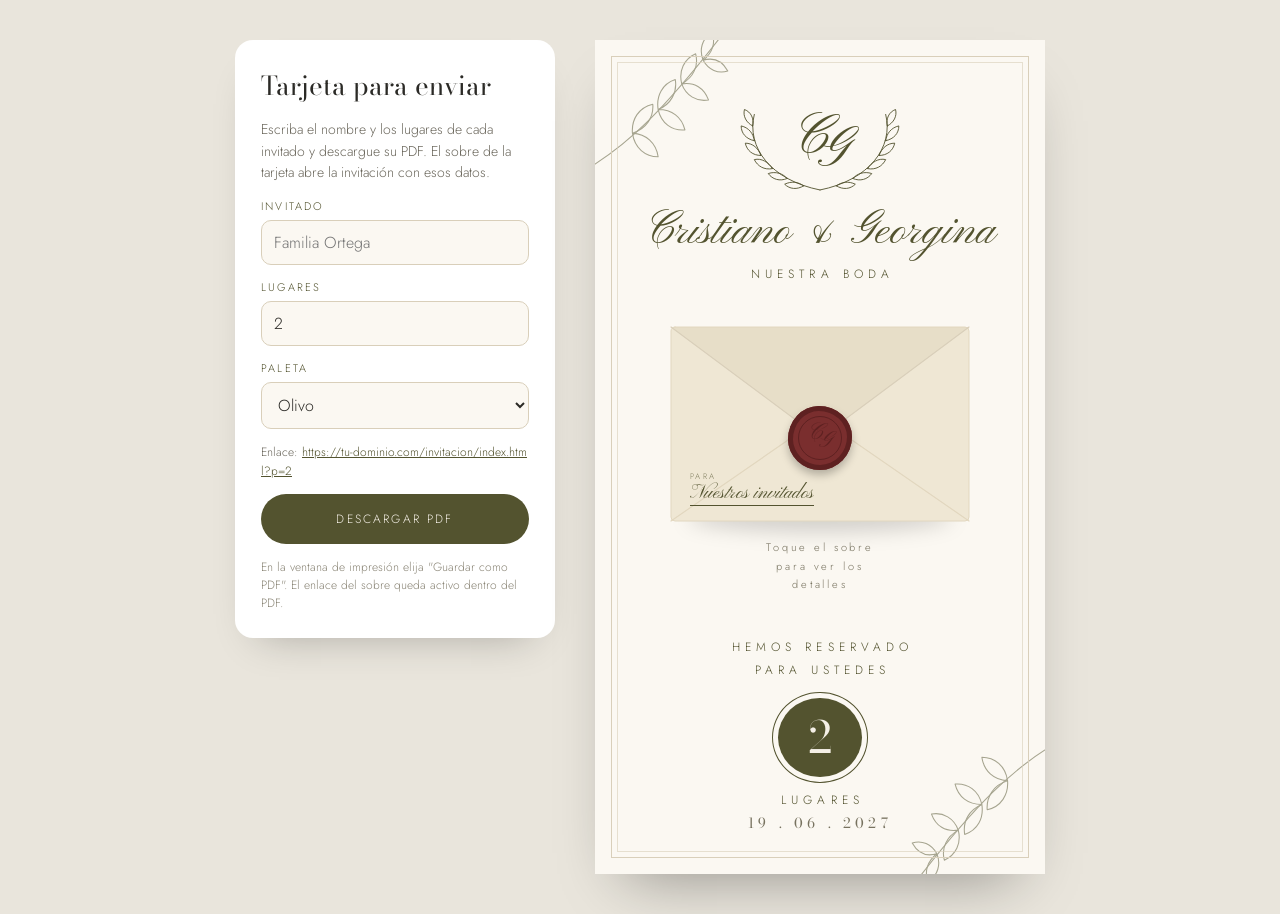
<file: tarjeta/index.html>
<!doctype html>
<html lang="es" data-tema="olivo">
<head>
  <meta charset="utf-8">
  <meta name="viewport" content="width=device-width, initial-scale=1">
  <title>Tarjeta PDF</title>
  <link rel="preconnect" href="https://fonts.googleapis.com">
  <link rel="preconnect" href="https://fonts.gstatic.com" crossorigin>
  <link href="https://fonts.googleapis.com/css2?family=Bodoni+Moda:ital,opsz,wght@0,6..96,400;1,6..96,400&family=Jost:wght@300;400&family=Pinyon+Script&display=swap" rel="stylesheet">
  <link rel="stylesheet" href="tarjeta.css">
</head>
<body>

  <!-- Panel para personalizar (no sale en el PDF) -->
  <aside class="panel">
    <h1>Tarjeta para enviar</h1>
    <p>Escriba el nombre y los lugares de cada invitado y descargue su PDF. El sobre de la tarjeta abre la invitación con esos datos.</p>
    <label>Invitado<input id="fName" placeholder="Familia Ortega"></label>
    <label>Lugares<input id="fPases" type="number" min="1" max="20" value="2"></label>
    <label>Paleta
      <select id="fTema">
        <option value="olivo">Olivo</option><option value="noir">Noir</option><option value="terracota">Terracota</option><option value="medianoche">Medianoche</option><option value="rubor">Rubor</option>
      </select>
    </label>
    <p class="panel__link">Enlace: <a id="fLink" target="_blank" rel="noopener"></a></p>
    <button id="fPrint">Descargar PDF</button>
    <small>En la ventana de impresión elija "Guardar como PDF". El enlace del sobre queda activo dentro del PDF.</small>
  </aside>

  <!-- La tarjeta -->
  <main class="card" id="card">
    <svg class="card__branch card__branch--tl" viewBox="0 0 140 140"><path d="M8 132C30 96 60 64 132 8"/><path d="M40 92c-14-2-22-12-22-24 13 2 21 11 22 24Zm0 0c4-13 15-20 27-19-3 13-14 20-27 19ZM62 68c-13-3-20-13-19-25 12 3 19 12 19 25Zm0 0c5-12 16-18 28-16-4 12-15 18-28 16ZM86 46c-11-4-17-14-15-25 11 4 17 13 15 25Zm0 0c6-11 17-16 28-13-5 11-16 16-28 13ZM108 26c-9-5-13-14-10-23 9 5 13 13 10 23Zm0 0c7-9 17-12 26-8-6 9-16 12-26 8Z"/></svg>
    <svg class="card__branch card__branch--br" viewBox="0 0 140 140"><path d="M8 132C30 96 60 64 132 8"/><path d="M40 92c-14-2-22-12-22-24 13 2 21 11 22 24Zm0 0c4-13 15-20 27-19-3 13-14 20-27 19ZM62 68c-13-3-20-13-19-25 12 3 19 12 19 25Zm0 0c5-12 16-18 28-16-4 12-15 18-28 16ZM86 46c-11-4-17-14-15-25 11 4 17 13 15 25Zm0 0c6-11 17-16 28-13-5 11-16 16-28 13ZM108 26c-9-5-13-14-10-23 9 5 13 13 10 23Zm0 0c7-9 17-12 26-8-6 9-16 12-26 8Z"/></svg>
    <span class="card__frame"></span>

    <div class="mono">
      <svg viewBox="0 0 220 120" aria-hidden="true"><g>
        <path d="M30 20 C 20 60, 50 100, 110 112"/><path d="M190 20 C 200 60, 170 100, 110 112"/>
        <path d="M28 34c-8-4-12-12-10-20 8 3 12 11 10 20Z"/><path d="M30 52c-10-2-16-9-16-18 9 2 15 9 16 18Z"/>
        <path d="M38 70c-10 0-17-6-19-15 9 0 16 6 19 15Z"/><path d="M52 86c-10 2-18-3-22-11 9-2 17 3 22 11Z"/>
        <path d="M70 98c-9 4-18 1-23-6 9-3 18 0 23 6Z"/><path d="M90 107c-8 5-17 4-23-2 8-4 17-3 23 2Z"/>
        <path d="M192 34c8-4 12-12 10-20-8 3-12 11-10 20Z"/><path d="M190 52c10-2 16-9 16-18-9 2-15 9-16 18Z"/>
        <path d="M182 70c10 0 17-6 19-15-9 0-16 6-19 15Z"/><path d="M168 86c10 2 18-3 22-11-9-2-17 3-22 11Z"/>
        <path d="M150 98c9 4 18 1 23-6-9-3-18 0-23 6Z"/><path d="M130 107c8 5 17 4 23-2-8-4-17-3-23 2Z"/>
      </g></svg>
      <span><b data-ini="0">C</b><b data-ini="1">G</b></span>
    </div>
    <h2 class="names"><span data-novio>Cristiano</span> &amp; <span data-novia>Georgina</span></h2>
    <p class="caps">Nuestra boda</p>

    <a class="env" id="envLink" href="#" aria-label="Abrir la invitación">
      <svg viewBox="0 0 300 196" aria-hidden="true">
        <rect class="env__body" x="1" y="1" width="298" height="194" rx="4"/>
        <path class="env__fold" d="M1 195 L150 92 L299 195"/>
        <path class="env__flap" d="M1 1 L150 112 L299 1 Z"/>
        <path class="env__flapline" d="M1 1 L150 112 L299 1"/>
      </svg>
      <span class="seal"><span><b data-ini="0">C</b><b data-ini="1">G</b></span></span>
      <span class="env__to"><small>Para</small><b data-guest>Nuestros invitados</b></span>
    </a>
    <p class="hint">Toque el sobre para ver los detalles</p>

    <p class="caps reserved">Hemos reservado<br>para ustedes</p>
    <div class="passes"><span data-pases>2</span></div>
    <p class="caps" data-pases-label>Lugares</p>
    <p class="date" data-fecha-corta>19 . 06 . 2027</p>
  </main>

  <script src="../assets/js/config.js"></script>
  <script src="tarjeta.js"></script>
</body>
</html>
</file>
<file: assets/css/invitacion.css>
/* =========================================================================
   Invitacion digital | Demo v2
   Temas: olivo (por defecto), noir, terracota, medianoche, rubor.
   Se eligen con ?tema=nombre en la URL.
   ========================================================================= */

:root, [data-tema="olivo"] {
  --bg: #F4EFE6; --paper: #FBF8F2; --ink: #2B2A26; --muted: #77725F; --line: #E1D8C6;
  --accent: #53532F; --accent-ink: #F4EFE6; --accent-deep: #3C3C22; --gold: #B8975A;
  --env: #E9E1CF; --env-in: #D8CDB5; --flap: #DED4BE; --liner-a: #53532F; --liner-b: #6B6B45;
  --seal: #7A2E2E; --seal-dark: #5E2121; --seal-light: #9A4545;
  --card: #2B2A26; --card-ink: #F4EFE6;
}
[data-tema="noir"] {
  --bg: #1C1B19; --paper: #24221F; --ink: #EDE6D8; --muted: #A69F8E; --line: #3A3731;
  --accent: #C9B88F; --accent-ink: #1C1B19; --accent-deep: #A8976C; --gold: #C9B88F;
  --env: #2C2A26; --env-in: #23211E; --flap: #36332D; --liner-a: #C9B88F; --liner-b: #A8976C;
  --seal: #8E7A4E; --seal-dark: #6E5E3A; --seal-light: #B09A68;
  --card: #EDE6D8; --card-ink: #1C1B19;
}
[data-tema="terracota"] {
  --bg: #F1E4D8; --paper: #F8EFE6; --ink: #3A2A22; --muted: #85695A; --line: #E2CDBB;
  --accent: #A4502F; --accent-ink: #F8EFE6; --accent-deep: #7E3B21; --gold: #B98A5A;
  --env: #E6D2C0; --env-in: #D6BDA6; --flap: #DCC4AE; --liner-a: #A4502F; --liner-b: #C06A48;
  --seal: #8A3B20; --seal-dark: #6C2C16; --seal-light: #A8553A;
  --card: #3A2A22; --card-ink: #F8EFE6;
}
[data-tema="medianoche"] {
  --bg: #1E2838; --paper: #253043; --ink: #E9E6DF; --muted: #A2A9B6; --line: #344157;
  --accent: #CBB98F; --accent-ink: #1E2838; --accent-deep: #A8976C; --gold: #CBB98F;
  --env: #2A3547; --env-in: #222C3C; --flap: #344157; --liner-a: #CBB98F; --liner-b: #8A2F35;
  --seal: #8A2F35; --seal-dark: #6A2026; --seal-light: #A8464C;
  --card: #E9E6DF; --card-ink: #1E2838;
}
[data-tema="rubor"] {
  --bg: #F3E6E3; --paper: #F9F0EE; --ink: #3B2C2C; --muted: #8A6E6E; --line: #E6D0CB;
  --accent: #9C5B5B; --accent-ink: #F9F0EE; --accent-deep: #7A4242; --gold: #B98F7A;
  --env: #EAD6D1; --env-in: #DCC2BB; --flap: #E0C8C1; --liner-a: #9C5B5B; --liner-b: #B87878;
  --seal: #8A4646; --seal-dark: #6C3333; --seal-light: #A86060;
  --card: #3B2C2C; --card-ink: #F9F0EE;
}

:root {
  --serif: "Bodoni Moda", Georgia, serif;
  --sans: "Jost", "Helvetica Neue", Arial, sans-serif;
  --script: "Pinyon Script", cursive;
  --ease: cubic-bezier(.22, 1, .36, 1);
  --w: 580px;
}

*, *::before, *::after { box-sizing: border-box; }
html { -webkit-text-size-adjust: 100%; scroll-behavior: smooth; }
body {
  margin: 0; background: var(--bg); color: var(--ink);
  font-family: var(--sans); font-weight: 300; font-size: 16px; line-height: 1.65;
  -webkit-font-smoothing: antialiased; overflow-x: hidden;
}
img { display: block; max-width: 100%; }
a { color: inherit; text-decoration: none; }
button { font: inherit; color: inherit; background: none; border: 0; cursor: pointer; padding: 0; }
svg { fill: none; stroke: currentColor; stroke-width: 1.4; stroke-linecap: round; stroke-linejoin: round; }
[hidden] { display: none !important; }

.grain { position: fixed; inset: 0; width: 100%; height: 100%; pointer-events: none; z-index: 50; opacity: .08; mix-blend-mode: multiply; }
[data-tema="noir"] .grain, [data-tema="medianoche"] .grain { mix-blend-mode: screen; opacity: .05; }

.caps { font-size: 12px; letter-spacing: .38em; text-transform: uppercase; margin: 0; color: var(--accent); font-weight: 400; }
.caps--sm { font-size: 10px; letter-spacing: .32em; }
.caps--light { color: #F4EFE6; }
.dot { display: inline-block; width: 4px; height: 4px; border-radius: 50%; background: currentColor; vertical-align: middle; margin: 0 8px; }
.title { font-family: var(--serif); font-weight: 400; font-size: clamp(32px, 8.6vw, 46px); line-height: 1.08; margin: 14px 0 0; }
.lead { color: var(--muted); max-width: 34ch; margin: 18px auto 0; }
.sprig { display: block; width: 150px; height: 38px; margin: 0 auto; color: var(--accent); stroke-width: 1.1; }
.sprig--sm { width: 120px; height: 30px; margin-top: 18px; }
.corner { position: absolute; width: 120px; height: 120px; color: var(--accent); opacity: .5; stroke-width: 1.1; pointer-events: none; }

.btn {
  display: inline-flex; align-items: center; justify-content: center; gap: 10px;
  height: 52px; padding: 0 26px; border-radius: 999px;
  font-size: 12px; letter-spacing: .16em; text-transform: uppercase; font-weight: 400;
  transition: background-color .35s, color .35s, transform .4s var(--ease), border-color .35s;
}
.btn svg { width: 18px; height: 18px; }
.btn:active { transform: scale(.97); }
.btn--line { border: 1px solid var(--accent); color: var(--accent); }
.btn--line:hover { background: var(--accent); color: var(--accent-ink); }
.btn--solid { background: var(--accent); color: var(--accent-ink); }
.btn--solid:hover { background: var(--ink); color: var(--bg); }
.btn--light { background: var(--accent-ink); color: var(--accent); }
.btn--light:hover { background: var(--ink); color: var(--bg); }
.btn--ghost { border: 1px solid var(--accent-ink); color: var(--accent-ink); }
.btn--block { width: 100%; }

/* ================= ENTRADA ================= */
.entrance { position: fixed; inset: 0; z-index: 20; perspective: 1800px; display: grid; place-items: center; }
.door {
  position: absolute; top: 0; bottom: 0; width: 50.5%; background: var(--accent); color: var(--accent-ink);
  transform-style: preserve-3d; overflow: hidden;
}
.door--l { left: 0; transform-origin: 0 50%; }
.door--r { right: 0; transform-origin: 100% 50%; }
.door__frame { position: absolute; inset: 18px 10px 18px 18px; border: 1px solid currentColor; opacity: .35; }
.door--r .door__frame { inset: 18px 18px 18px 10px; }
.door__frame::before { content: ""; position: absolute; inset: 6px; border: 1px solid currentColor; opacity: .6; }
.door__branch { position: absolute; width: 170px; height: 170px; opacity: .22; stroke-width: 1; }
.door--l .door__branch { left: 6px; bottom: 6px; transform: rotate(0deg); }
.door--r .door__branch { right: 6px; top: 6px; transform: rotate(180deg); }
.door::after { content: ""; position: absolute; top: 0; bottom: 0; width: 1px; background: currentColor; opacity: .35; }
.door--l::after { right: 0; }
.door--r::after { left: 0; }
.entrance__center { position: relative; z-index: 2; display: flex; flex-direction: column; align-items: center; text-align: center; color: var(--accent-ink); padding: 24px; }
.entrance__center .caps { color: var(--accent-ink); opacity: .85; }
.entrance__names { font-family: var(--script); font-weight: 400; font-size: clamp(44px, 13vw, 76px); line-height: 1.1; margin: 10px 0 8px; }
.entrance__names i { font-family: var(--serif); font-style: italic; font-size: .5em; }
.entrance__btn {
  margin-top: 44px; width: 104px; height: 104px; border-radius: 50%; position: relative;
  border: 1px solid var(--accent-ink); color: var(--accent-ink); display: grid; place-items: center;
  font-size: 11px; letter-spacing: .34em; text-transform: uppercase; padding-left: .34em;
  transition: background-color .4s, color .4s;
}
.entrance__btn::before, .entrance__btn::after { content: ""; position: absolute; inset: -9px; border-radius: 50%; border: 1px solid var(--accent-ink); opacity: .5; animation: pulse 2.6s var(--ease) infinite; }
.entrance__btn::after { animation-delay: 1.3s; }
.entrance__btn:hover { background: var(--accent-ink); color: var(--accent); }
@keyframes pulse { 0% { transform: scale(.92); opacity: .8; } 100% { transform: scale(1.5); opacity: 0; } }
.monogram { position: relative; width: 170px; height: 96px; color: inherit; }
.monogram__wreath { position: absolute; inset: 0; width: 100%; height: 100%; }
.monogram__wreath path, .monogram__wreath circle { stroke-width: 1.1; }
.monogram__letters { position: absolute; inset: 0; display: flex; justify-content: center; align-items: center; font-family: var(--script); font-size: 54px; line-height: 1; padding-bottom: 14px; }
.monogram__letters b { font-weight: 400; }
.monogram__letters b + b { margin: 26px 0 0 -10px; }
body.is-closed { overflow: hidden; height: 100svh; }

.petals { position: fixed; inset: 0; width: 100%; height: 100%; z-index: 25; pointer-events: none; }

/* Menu de secciones */
.secbtn { position: fixed; top: max(14px, env(safe-area-inset-top)); right: 14px; z-index: 32; width: 48px; height: 48px; border-radius: 50%; background: var(--paper); color: var(--accent); display: grid; place-items: center; box-shadow: 0 8px 18px -10px rgba(0,0,0,.35); opacity: 0; pointer-events: none; transition: opacity .5s, background-color .4s; }
body.is-open .secbtn { opacity: 1; pointer-events: auto; }
.secbtn__ring { position: absolute; inset: 0; width: 100%; height: 100%; transform: rotate(-90deg); }
.secbtn__ring circle { stroke: var(--line); stroke-width: 1.5; }
.secbtn__ring .secbtn__progress { stroke: var(--accent); stroke-dasharray: 138.2; stroke-dashoffset: 138.2; }
.secbtn__lines { width: 18px; height: 8px; position: relative; }
.secbtn__lines i { position: absolute; left: 0; right: 0; height: 1.5px; background: currentColor; transition: transform .45s var(--ease), top .45s var(--ease); }
.secbtn__lines i:first-child { top: 0; }
.secbtn__lines i:last-child { top: 6.5px; }
.secbtn[aria-expanded="true"] .secbtn__lines i:first-child { top: 3.25px; transform: rotate(45deg); }
.secbtn[aria-expanded="true"] .secbtn__lines i:last-child { top: 3.25px; transform: rotate(-45deg); }
.secmenu { position: fixed; inset: 0; z-index: 31; background: var(--accent); color: var(--accent-ink); display: flex; flex-direction: column; justify-content: center; padding: 80px 32px 40px; overflow-y: auto; }
.secmenu__mono { font-family: var(--script); font-size: 46px; margin: 0 0 18px; display: flex; gap: 8px; align-items: center; }
.secmenu__mono i { font-family: var(--serif); font-size: 20px; }
.secmenu ol { list-style: none; margin: 0; padding: 0; columns: 1; }
.secmenu li { border-top: 1px solid rgba(255,255,255,.14); }
[data-tema="noir"] .secmenu li, [data-tema="medianoche"] .secmenu li { border-top-color: rgba(0,0,0,.14); }
.secmenu a { display: flex; align-items: baseline; gap: 16px; padding: 9px 0; font-family: var(--serif); font-size: clamp(19px, 5vw, 26px); line-height: 1.2; }
.secmenu a small { font-family: var(--sans); font-size: 10px; letter-spacing: .2em; min-width: 30px; opacity: .65; }

/* ================= CONTENIDO ================= */
.content { overflow-x: clip; }
.no-gsap .entrance { display: none; }
.no-gsap body.is-closed { overflow: auto; height: auto; }

.block { max-width: var(--w); margin: 0 auto; padding: 100px 24px; text-align: center; position: relative; isolation: isolate; }
/* Palabra caligrafica de fondo detras del titulo */
.block[data-ghost]::before {
  content: attr(data-ghost); position: absolute; left: 50%; top: 58px; transform: translateX(-50%) rotate(-4deg);
  font-family: var(--script); font-size: clamp(76px, 22vw, 150px); line-height: 1; white-space: nowrap;
  color: var(--accent); opacity: .07; z-index: -1; pointer-events: none;
}
/* Secciones con fondo de papel a todo lo ancho */
.timeline-block, .trivia, .faq { background: var(--paper); box-shadow: 0 0 0 100vmax var(--paper); clip-path: inset(0 -100vmax); }
.timeline-block .titem__icon, .trivia .q { background: var(--bg); }
/* Adorno entre secciones */
.events::after, .gallery::after, .dress::after, .gifts::after {
  content: ""; position: absolute; top: 0; left: 50%; width: 120px; height: 9px; margin-left: -60px;
  background:
    linear-gradient(var(--line), var(--line)) left center / 48px 1px no-repeat,
    linear-gradient(var(--line), var(--line)) right center / 48px 1px no-repeat,
    linear-gradient(45deg, transparent 38%, var(--accent) 38% 62%, transparent 62%) center / 9px 9px no-repeat;
}

/* Franjas de foto */
.band { position: relative; height: 82svh; min-height: 520px; overflow: hidden; display: grid; place-items: center; text-align: center; color: #F4EFE6; }
.band__media { position: absolute; inset: -12% 0; }
.band__media img { width: 100%; height: 100%; object-fit: cover; }
.band::after { content: ""; position: absolute; inset: 0; background: #16150F; opacity: .5; }
.band__frame { position: absolute; inset: 16px; border: 1px solid rgba(244, 239, 230, .4); z-index: 1; pointer-events: none; }
.band__text { position: relative; z-index: 2; padding: 0 34px; max-width: 640px; }
.band__mark { display: block; font-family: var(--serif); font-size: 80px; line-height: .6; opacity: .6; margin-bottom: 10px; }
.band__quote { font-family: var(--serif); font-style: italic; font-weight: 400; font-size: clamp(28px, 7.6vw, 48px); line-height: 1.22; margin: 0; }
.band__quote .w { display: inline-block; }
.band__sign { display: block; margin-top: 26px; font-family: var(--script); font-size: 34px; opacity: .9; }

/* Portada */
.cover { position: relative; height: 100svh; min-height: 580px; overflow: hidden; color: #F4EFE6; display: flex; align-items: flex-end; justify-content: center; }
.cover__media { position: absolute; inset: 0; background: var(--card); }
.cover__media img { position: absolute; inset: 0; width: 100%; height: 100%; object-fit: cover; object-position: 50% 30%; opacity: 0; transition: opacity 1.6s ease; }
.cover__media img.is-on { opacity: 1; animation: kenburns 7.5s linear both; }
@keyframes kenburns { from { transform: scale(1.14) translateY(-1.5%); } to { transform: scale(1) translateY(0); } }
.cover__media::after { z-index: 1; }
.cover__guest { margin: 22px auto 0; font-family: var(--serif); font-style: italic; font-size: 18px; max-width: 26ch; }
.cover__bars { display: flex; justify-content: center; gap: 8px; margin-top: 22px; }
.cover__bars i { width: 34px; height: 2px; background: rgba(244, 239, 230, .35); position: relative; overflow: hidden; }
.cover__bars i::after { content: ""; position: absolute; inset: 0; background: #F4EFE6; transform: scaleX(0); transform-origin: left; }
.cover__bars i.is-on::after { animation: bar 6.5s linear forwards; }
.cover__bars i.is-done::after { transform: scaleX(1); }
@keyframes bar { to { transform: scaleX(1); } }
.cover__media::after { content: ""; position: absolute; inset: 0; background: #16150F; opacity: .42; }
.cover__frame { position: absolute; inset: 16px; border: 1px solid rgba(244, 239, 230, .45); pointer-events: none; }
.cover__frame::before { content: ""; position: absolute; inset: 6px; border: 1px solid rgba(244, 239, 230, .2); }
.cover__frame i { position: absolute; width: 14px; height: 14px; border: 1px solid rgba(244, 239, 230, .7); transform: rotate(45deg); background: transparent; }
.cover__frame i:nth-child(1) { top: -7px; left: 50%; margin-left: -7px; }
.cover__frame i:nth-child(2) { bottom: -7px; left: 50%; margin-left: -7px; }
.cover__frame i:nth-child(3) { left: -7px; top: 50%; margin-top: -7px; }
.cover__frame i:nth-child(4) { right: -7px; top: 50%; margin-top: -7px; }
.cover__text { position: relative; text-align: center; padding: 0 24px 110px; }
.cover__names { font-family: var(--script); font-weight: 400; font-size: clamp(58px, 16vw, 96px); line-height: 1; margin: 14px 0 18px; display: flex; flex-direction: column; align-items: center; }
.cover__names i { font-family: var(--serif); font-size: .38em; font-style: italic; margin: 8px 0; }
.cover__date { display: flex; align-items: center; justify-content: center; gap: 16px; margin: 0 0 14px; font-size: 12px; letter-spacing: .3em; text-transform: uppercase; }
.cover__date span { padding: 8px 0; border-top: 1px solid rgba(244, 239, 230, .6); border-bottom: 1px solid rgba(244, 239, 230, .6); min-width: 92px; }
.cover__date b { font-family: var(--serif); font-weight: 400; font-size: 52px; letter-spacing: 0; line-height: 1; }
.cover__scroll { position: absolute; bottom: 34px; left: 50%; width: 22px; height: 36px; margin-left: -11px; border: 1px solid rgba(244, 239, 230, .7); border-radius: 12px; }
.cover__scroll span { position: absolute; left: 50%; top: 7px; width: 2px; height: 7px; margin-left: -1px; background: #F4EFE6; border-radius: 2px; animation: wheel 1.8s var(--ease) infinite; }
@keyframes wheel { 0% { transform: translateY(0); opacity: 1; } 100% { transform: translateY(12px); opacity: 0; } }

/* Bienvenida */
.welcome__lead { font-family: var(--serif); font-style: italic; font-size: 18px; color: var(--muted); margin: 24px 0 36px; }
.arch { position: relative; width: min(78%, 330px); aspect-ratio: .78; margin: 0 auto; border-radius: 999px 999px 0 0; overflow: hidden; box-shadow: 0 0 0 8px var(--bg), 0 0 0 9px var(--accent); }
.arch img { width: 100%; height: 100%; object-fit: cover; object-position: 40% 30%; transform: scale(1.15); }
.arch__line { position: absolute; inset: 12px; border-radius: 999px 999px 0 0; border: 1px solid rgba(255, 255, 255, .6); }
.quote__text { font-family: var(--serif); font-style: italic; font-size: clamp(21px, 5.6vw, 26px); line-height: 1.5; margin: 56px 0 48px; }
.parents { display: grid; grid-template-columns: 1fr 1fr; gap: 20px; border-top: 1px solid var(--line); border-bottom: 1px solid var(--line); padding: 34px 0; position: relative; }
.parents::before { content: "&"; position: absolute; left: 50%; top: 50%; transform: translate(-50%, -50%); font-family: var(--script); font-size: 34px; color: var(--accent); background: var(--bg); padding: 0 6px; }
.parents h4 { font-family: var(--sans); font-weight: 400; font-size: 10px; letter-spacing: .3em; text-transform: uppercase; color: var(--accent); margin: 0 0 10px; }
.parents p { margin: 0; font-family: var(--serif); font-size: 18px; line-height: 1.45; }
.welcome__invite { margin: 34px auto 0; max-width: 26ch; font-size: 14px; letter-spacing: .2em; text-transform: uppercase; color: var(--muted); line-height: 1.9; }

/* Cuenta regresiva */
.countdown-block { background: var(--paper); max-width: none; border-top: 1px solid var(--line); border-bottom: 1px solid var(--line); }
.countdown { display: flex; justify-content: center; gap: 10px; margin: 26px 0 44px; }
.cd small { display: block; margin-top: 10px; font-size: 11px; letter-spacing: .26em; text-transform: uppercase; color: var(--muted); }
.cd__card { position: relative; width: 72px; height: 86px; perspective: 320px; font-family: var(--serif); font-size: 42px; font-weight: 400; color: var(--card-ink); font-variant-numeric: lining-nums tabular-nums; }
.cd__card::after { content: ""; position: absolute; left: 0; right: 0; top: 50%; height: 1px; background: var(--paper); opacity: .35; z-index: 5; }
.cd__card::before { content: ""; position: absolute; left: -3px; top: 50%; width: 6px; height: 10px; margin-top: -5px; border-radius: 2px; background: var(--paper); z-index: 6; box-shadow: 72px 0 0 var(--paper); }
.cd__top, .cd__bottom, .cd__flip-front, .cd__flip-back { position: absolute; left: 0; width: 100%; height: 50%; overflow: hidden; background: var(--card); text-align: center; }
.cd__top { top: 0; line-height: 86px; border-radius: 10px 10px 0 0; }
.cd__bottom { bottom: 0; line-height: 0; border-radius: 0 0 10px 10px; }
.cd__flip { position: absolute; left: 0; top: 0; width: 100%; height: 50%; transform-origin: 50% 100%; transform-style: preserve-3d; z-index: 3; visibility: hidden; }
.cd__flip-front { top: 0; height: 100%; line-height: 86px; border-radius: 10px 10px 0 0; backface-visibility: hidden; -webkit-backface-visibility: hidden; }
.cd__flip-back { top: 0; height: 100%; line-height: 0; border-radius: 0 0 10px 10px; transform: rotateX(180deg); backface-visibility: hidden; -webkit-backface-visibility: hidden; }
.cd__card.is-wide { width: 96px; }
.cd__card.is-wide::before { box-shadow: 96px 0 0 var(--paper); }
[data-fecha-romana] { white-space: nowrap; }
.cd__card.is-flipping .cd__flip { visibility: visible; animation: flip .62s var(--ease) forwards; }
@keyframes flip { from { transform: rotateX(0); } to { transform: rotateX(-180deg); } }

.calendar { max-width: 340px; margin: 0 auto 36px; border: 1px solid var(--line); border-radius: 20px; padding: 22px 22px 18px; background: var(--bg); }
.calendar__head { display: flex; justify-content: space-between; align-items: baseline; margin-bottom: 14px; padding-bottom: 12px; border-bottom: 1px solid var(--line); }
.calendar__head b { font-family: var(--serif); font-weight: 400; font-size: 26px; }
.calendar__head span { font-size: 12px; letter-spacing: .3em; color: var(--muted); }
.calendar__grid { display: grid; grid-template-columns: repeat(7, 1fr); row-gap: 4px; font-size: 14px; }
.calendar__grid .dn { font-size: 10px; letter-spacing: .14em; color: var(--accent); padding-bottom: 6px; }
.calendar__grid span { height: 34px; display: grid; place-items: center; position: relative; }
.calendar__grid .is-day { color: var(--accent-ink); font-weight: 500; }
.calendar__grid .is-day::before { content: ""; position: absolute; width: 34px; height: 34px; border-radius: 50%; background: var(--seal); z-index: -1; }
.calendar__grid .is-day::after { content: ""; position: absolute; width: 42px; height: 42px; border-radius: 50%; border: 1px solid var(--seal); animation: pulse 2.4s var(--ease) infinite; }
.calendar__grid > span { z-index: 0; }

/* Historia */
.story__list { position: relative; margin-top: 46px; text-align: left; }
.story__line { position: absolute; left: 50%; top: 0; bottom: 0; width: 1px; background: var(--line); }
.story__line i { position: absolute; inset: 0; background: var(--accent); transform-origin: top; }
.chapter { display: grid; grid-template-columns: 1fr 1fr; gap: 34px; align-items: center; padding: 26px 0; position: relative; }
.chapter::after { content: ""; position: absolute; left: 50%; top: 50%; width: 11px; height: 11px; margin: -5.5px 0 0 -5.5px; border-radius: 50%; background: var(--bg); border: 1px solid var(--accent); box-shadow: inset 0 0 0 3px var(--bg), inset 0 0 0 6px var(--accent); }
.chapter__photo { margin: 0; padding: 8px 8px 30px; background: #FFFDF9; box-shadow: 0 18px 28px -16px rgba(0, 0, 0, .35); transform: rotate(-4deg); position: relative; }
.chapter__photo img { width: 100%; aspect-ratio: 1; object-fit: cover; }
.chapter__photo::before { content: ""; position: absolute; top: -8px; left: 50%; width: 54px; height: 18px; margin-left: -27px; background: var(--flap); opacity: .85; transform: rotate(3deg); }
.chapter__photo span { position: absolute; left: 0; right: 0; bottom: 4px; text-align: center; font-family: var(--script); font-size: 18px; color: #3A3830; }
.chapter__text b { display: block; font-family: var(--serif); font-weight: 400; font-size: 34px; color: var(--accent); line-height: 1; margin-bottom: 8px; }
.chapter__text h4 { font-family: var(--serif); font-weight: 400; font-size: 20px; margin: 0 0 6px; line-height: 1.2; }
.chapter__text p { margin: 0; color: var(--muted); font-size: 14px; }
.chapter:nth-child(odd) .chapter__photo { order: 2; transform: rotate(4deg); }
.chapter:nth-child(odd) .chapter__text { text-align: right; }

/* Eventos */
.events__list { display: grid; gap: 22px; margin-top: 40px; perspective: 1200px; }
.event { background: var(--paper); border: 1px solid var(--line); border-radius: 26px; overflow: hidden; transform-style: preserve-3d; text-align: center; }
.event__body { padding: 34px 26px 28px; display: flex; flex-direction: column; align-items: center; gap: 6px; position: relative; }
.event__body::before { content: ""; position: absolute; inset: 10px 10px 0; border: 1px solid var(--line); border-bottom: 0; border-radius: 18px 18px 0 0; pointer-events: none; }
.event__icon { width: 64px; height: 64px; border-radius: 50%; background: var(--accent); color: var(--accent-ink); display: grid; place-items: center; margin-bottom: 12px; box-shadow: 0 0 0 6px var(--paper), 0 0 0 7px var(--accent); }
.event__icon svg { width: 32px; height: 32px; stroke-width: 1.3; }
.event h4 { font-family: var(--sans); font-weight: 400; font-size: 11px; letter-spacing: .3em; text-transform: uppercase; color: var(--accent); margin: 8px 0 0; }
.event__place { font-family: var(--serif); font-size: 28px; line-height: 1.15; margin: 6px 0 0; }
.event__addr { color: var(--muted); font-size: 14px; margin: 0; max-width: 28ch; }
.event__time { font-family: var(--serif); font-size: 46px; line-height: 1; margin: 16px 0 4px; }
.event__time small { font-family: var(--sans); font-size: 11px; letter-spacing: .2em; margin-left: 6px; color: var(--muted); }
.event__map { position: relative; height: 190px; background: var(--line); border-top: 1px solid var(--line); }
.event__map iframe { width: 100%; height: 100%; border: 0; filter: grayscale(1) sepia(.25) contrast(.95); }
.event__map .btn { position: absolute; left: 50%; bottom: 16px; transform: translateX(-50%); box-shadow: 0 10px 20px -8px rgba(0, 0, 0, .4); white-space: nowrap; }

/* Itinerario */
.timeline { position: relative; margin: 50px auto 0; max-width: 420px; text-align: left; }
.timeline__line { position: absolute; left: 50%; top: 30px; bottom: 30px; width: 1px; background: var(--line); }
.timeline__line i { position: absolute; inset: 0; background: var(--accent); transform-origin: top; }
.titem { display: grid; grid-template-columns: 1fr 64px 1fr; align-items: center; padding: 12px 0; }
.titem__time { font-family: var(--serif); font-size: 26px; text-align: right; }
.titem__icon { width: 52px; height: 52px; border-radius: 50%; background: var(--bg); border: 1px solid var(--accent); color: var(--accent); justify-self: center; display: grid; place-items: center; position: relative; z-index: 1; }
.titem__icon svg { width: 28px; height: 28px; stroke-width: 1.3; }
.titem__name { font-size: 15px; letter-spacing: .04em; }
.titem:nth-child(odd) .titem__time { order: 3; text-align: left; }
.titem:nth-child(odd) .titem__name { order: 1; text-align: right; }
.titem:nth-child(odd) .titem__icon { order: 2; }

/* Padrinos */
.sponsors__grid { display: grid; grid-template-columns: 1fr 1fr; gap: 14px; margin-top: 40px; }
.sponsor { border: 1px solid var(--line); border-radius: 18px; padding: 24px 14px; background: var(--paper); position: relative; }
.sponsor::before { content: ""; position: absolute; top: -1px; left: 50%; width: 40px; height: 2px; margin-left: -20px; background: var(--accent); }
.sponsor small { display: block; font-size: 10px; letter-spacing: .24em; text-transform: uppercase; color: var(--accent); margin-bottom: 10px; line-height: 1.5; }
.sponsor p { margin: 0; font-family: var(--serif); font-size: 17px; line-height: 1.4; }

/* Galeria */
.gallery { max-width: none; overflow: hidden; }
.gallery__hint { margin: 12px 0 0; font-size: 13px; color: var(--muted); }
.coverflow { position: relative; height: 420px; margin-top: 40px; perspective: 1200px; touch-action: pan-y; cursor: grab; user-select: none; }
.coverflow.is-dragging { cursor: grabbing; }
.cf-item {
  position: absolute; left: 50%; top: 0; width: 260px; height: 380px; margin-left: -130px;
  border-radius: 20px; overflow: hidden; background: var(--card);
  transition: transform .8s var(--ease), opacity .8s var(--ease), filter .8s;
  box-shadow: 0 30px 40px -24px rgba(0, 0, 0, .45);
}
.cf-item::after { content: ""; position: absolute; inset: 10px; border: 1px solid rgba(255, 255, 255, .5); border-radius: 12px; pointer-events: none; }
.cf-item img { width: 100%; height: 100%; object-fit: cover; pointer-events: none; -webkit-user-drag: none; }
.coverflow.is-dragging .cf-item { transition: none; }
.dots { display: flex; justify-content: center; gap: 10px; margin-top: 22px; }
.dots button { width: 8px; height: 8px; border-radius: 99px; background: var(--line); transition: width .5s var(--ease), background-color .3s; }
.dots button.is-active { width: 28px; background: var(--accent); }

.lightbox { position: fixed; inset: 0; z-index: 60; background: #12110E; display: grid; place-items: center; padding: 24px; }
.lightbox img { max-width: 100%; max-height: 86vh; border-radius: 12px; }
.lightbox__close { position: absolute; top: 18px; right: 18px; width: 48px; height: 48px; border-radius: 50%; border: 1px solid rgba(255,255,255,.4); color: #fff; display: grid; place-items: center; }
.lightbox__close svg { width: 20px; height: 20px; }

/* Vestimenta */
.dress__icons { display: flex; justify-content: center; gap: 30px; margin: 34px 0 20px; color: var(--accent); }
.dress__icons figure { margin: 0; display: flex; flex-direction: column; align-items: center; gap: 10px; }
.dress__icons svg { width: 70px; height: 104px; stroke-width: 1.1; }
.dress__icons figcaption { font-size: 10px; letter-spacing: .3em; text-transform: uppercase; color: var(--muted); }
.dress__text { font-family: var(--serif); font-size: 21px; line-height: 1.45; margin: 0 auto; max-width: 26ch; }
.swatches { display: flex; justify-content: center; gap: 12px; margin: 28px 0; }
.swatches span { width: 42px; height: 42px; border-radius: 50%; border: 3px solid var(--paper); box-shadow: 0 0 0 1px var(--line); }
.dress__note { color: var(--muted); font-size: 14px; margin: 0; display: inline-flex; align-items: center; gap: 10px; }
.dress__note::before { content: ""; width: 18px; height: 18px; border-radius: 50%; background: #FFFFFF; box-shadow: 0 0 0 1px var(--line); background-image: linear-gradient(45deg, transparent 46%, var(--seal) 46% 54%, transparent 54%); }

/* Hospedaje */
.stay__list { display: grid; gap: 14px; margin-top: 36px; text-align: left; }
.hotel { display: grid; grid-template-columns: 54px 1fr auto; gap: 16px; align-items: center; padding: 20px; border: 1px solid var(--line); border-radius: 20px; background: var(--paper); }
.hotel__icon { width: 54px; height: 54px; border-radius: 14px; background: var(--accent); color: var(--accent-ink); display: grid; place-items: center; font-family: var(--serif); font-size: 22px; }
.hotel h4 { margin: 0 0 4px; font-family: var(--serif); font-weight: 400; font-size: 19px; line-height: 1.2; }
.hotel p { margin: 0; font-size: 13px; color: var(--muted); line-height: 1.5; }
.hotel a { width: 44px; height: 44px; border-radius: 50%; border: 1px solid var(--accent); color: var(--accent); display: grid; place-items: center; transition: background-color .3s, color .3s; }
.hotel a:hover { background: var(--accent); color: var(--accent-ink); }
.hotel a svg { width: 18px; height: 18px; }

/* Regalos */
.gifts__list { display: grid; gap: 16px; margin-top: 34px; }
.gift { border: 1px solid var(--line); border-radius: 22px; padding: 32px 24px; background: var(--paper); position: relative; overflow: hidden; }
.gift__icon { width: 56px; height: 56px; margin: 0 auto 16px; color: var(--accent); }
.gift h4 { font-family: var(--serif); font-weight: 400; font-size: 26px; margin: 0 0 6px; }
.gift p { color: var(--muted); margin: 0 0 20px; font-size: 15px; }
.gift code { display: block; font-family: var(--sans); font-size: 15px; letter-spacing: .08em; color: var(--ink); margin: -8px auto 20px; padding: 12px; border: 1px dashed var(--line); border-radius: 12px; max-width: 320px; }

/* Hashtag */
.social { padding-top: 40px; }
.social__tag { font-family: var(--script); font-size: clamp(30px, 9.6vw, 64px); color: var(--accent); margin: 14px 0 0; line-height: 1.2; word-break: break-word; }
.social .btn { margin-top: 26px; }

/* RSVP */
.rsvp { background: var(--accent); color: var(--accent-ink); max-width: none; overflow: hidden; }
.rsvp > *:not(.corner) { max-width: 460px; margin-left: auto; margin-right: auto; position: relative; }
.rsvp .caps--light { color: var(--accent-ink); opacity: .8; }
.corner--rsvp-l { top: -10px; left: -10px; color: var(--accent-ink); opacity: .25; transform: rotate(90deg) scaleX(-1); }
.corner--rsvp-r { bottom: -10px; right: -10px; color: var(--accent-ink); opacity: .25; transform: rotate(-90deg) scaleX(-1); }
.lead--light { color: var(--accent-ink); opacity: .85; }
.lead--light b { font-weight: 500; }
.form { margin-top: 40px; display: grid; gap: 22px; text-align: left; }
.when-yes { display: grid; gap: 22px; }
.field { display: grid; gap: 8px; }
.field > span { font-size: 11px; letter-spacing: .26em; text-transform: uppercase; opacity: .85; }
.field input, .field select, .field textarea {
  width: 100%; font: inherit; font-size: 16px; color: var(--accent-ink);
  background: transparent; border: 0; border-bottom: 1px solid currentColor; border-radius: 0;
  padding: 10px 0; outline: none; -webkit-appearance: none; appearance: none;
}
.field textarea { resize: none; }
.field select { cursor: pointer; }
.field select option { color: #2B2A26; }
.field input::placeholder, .field textarea::placeholder { color: var(--accent-ink); opacity: .5; }
.field input:focus, .field textarea:focus, .field select:focus { border-bottom-width: 2px; }
.toggle { display: grid; grid-template-columns: 1fr 1fr; gap: 10px; }
.toggle label { cursor: pointer; }
.toggle input { position: absolute; opacity: 0; pointer-events: none; }
.toggle b { display: block; text-align: center; font-weight: 400; font-size: 14px; padding: 14px 8px; border: 1px solid currentColor; border-radius: 14px; transition: background-color .3s, color .3s; }
.toggle input:checked + b { background: var(--accent-ink); color: var(--accent); }
.toggle input:focus-visible + b { outline: 2px solid var(--accent-ink); outline-offset: 2px; }
.people { display: flex; flex-wrap: wrap; gap: 8px; }
.people label { cursor: pointer; }
.people input { position: absolute; opacity: 0; pointer-events: none; }
.people b { width: 46px; height: 46px; border-radius: 50%; border: 1px solid currentColor; display: grid; place-items: center; font-family: var(--serif); font-weight: 400; font-size: 20px; transition: background-color .3s, color .3s, transform .3s var(--ease); }
.people input:checked + b { background: var(--accent-ink); color: var(--accent); transform: scale(1.06); }
.form .btn { margin-top: 10px; }
.form__error { margin: 0; min-height: 1.4em; font-size: 14px; }
.thanks { text-align: center; padding: 30px 0 0; display: flex; flex-direction: column; align-items: center; }
.thanks__seal { width: 96px; height: 96px; border-radius: 50%; background: var(--seal); color: var(--seal-dark); display: flex; align-items: center; justify-content: center; font-family: var(--script); font-size: 32px; box-shadow: inset 0 0 0 6px var(--seal-dark), inset 3px 3px 0 7px var(--seal-light), 0 10px 20px rgba(0,0,0,.25); text-shadow: 1px 1px 0 var(--seal-light); }
.thanks__seal b { font-weight: 400; }
.thanks__seal b + b { margin: 10px 0 0 -6px; }
.thanks .title { font-family: var(--script); font-size: 60px; margin-top: 18px; }
.thanks .btn { margin-top: 26px; }

/* Final */
.end { text-align: center; padding: 100px 24px 60px; position: relative; overflow: hidden; }
.corner--end { left: 50%; top: 20px; margin-left: -60px; transform: rotate(-45deg); opacity: .3; }
.end__mono { font-family: var(--script); font-size: 70px; line-height: 1; color: var(--accent); display: flex; justify-content: center; align-items: center; gap: 10px; }
.end__mono i { font-family: var(--serif); font-size: 26px; font-style: italic; }
.end__thanks { font-family: var(--serif); font-size: 22px; margin: 18px 0 10px; }
.end__days { font-size: 12px; letter-spacing: .3em; text-transform: uppercase; color: var(--accent); margin: 0; }
.end__credit { display: inline-block; margin-top: 54px; font-size: 12px; letter-spacing: .14em; color: var(--muted); border-bottom: 1px solid var(--line); padding-bottom: 3px; }

/* Numeros romanos de seccion */
.num { font-family: var(--serif); font-weight: 400; letter-spacing: .08em; margin-right: 14px; padding-right: 14px; border-right: 1px solid currentColor; }

/* Raspa la fecha */
.scratch { position: relative; width: min(100%, 300px); aspect-ratio: 1; margin: 34px auto 14px; border-radius: 50%; }
.scratch__under { position: absolute; inset: 0; border-radius: 50%; background: var(--bg); border: 1px solid var(--line); box-shadow: inset 0 0 0 10px var(--bg), inset 0 0 0 11px var(--accent); display: flex; flex-direction: column; align-items: center; justify-content: center; gap: 4px; }
.scratch__under b { font-family: var(--serif); font-weight: 400; font-size: 96px; line-height: .95; color: var(--accent); }
.scratch__month { font-family: var(--script); font-size: 34px; line-height: 1; color: var(--ink); }
.scratch__cover { position: absolute; inset: 0; width: 100%; height: 100%; border-radius: 50%; touch-action: none; cursor: grab; transition: opacity .9s var(--ease), transform .9s var(--ease); }
.scratch.is-done .scratch__cover { opacity: 0; transform: scale(1.08); pointer-events: none; }
.scratch__skip { margin-top: 0; font-size: 11px; letter-spacing: .2em; text-transform: uppercase; color: var(--muted); border-bottom: 1px solid var(--line); padding-bottom: 2px; position: absolute; left: 50%; bottom: -34px; transform: translateX(-50%); white-space: nowrap; }
.scratch.is-done .scratch__skip { opacity: 0; pointer-events: none; }
.faltan { margin-top: 64px; }
.btn-row { display: flex; flex-wrap: wrap; justify-content: center; gap: 10px; }

/* Cifras */
.figures { display: grid; grid-template-columns: repeat(2, 1fr); gap: 1px; margin-top: 56px; background: var(--line); border: 1px solid var(--line); border-radius: 22px; overflow: hidden; }
.figure { background: var(--paper); padding: 26px 12px 22px; }
.figure b { display: block; font-family: var(--serif); font-weight: 400; font-size: 52px; line-height: 1; color: var(--accent); font-variant-numeric: lining-nums; }
.figure span { display: block; margin-top: 8px; font-size: 11px; letter-spacing: .24em; text-transform: uppercase; color: var(--muted); }

/* Eventos: nota y botones */
.event__note { margin: 14px 0 0; padding-top: 14px; border-top: 1px dashed var(--line); font-size: 13px; color: var(--muted); max-width: 30ch; }
.event__links { position: absolute; left: 0; right: 0; bottom: 16px; display: flex; justify-content: center; gap: 8px; }
.event__map .event__links .btn { position: static; transform: none; height: 44px; padding: 0 18px; font-size: 11px; }
.btn--paper { background: var(--paper); color: var(--accent); }

/* Trivia */
.quiz { margin-top: 40px; display: grid; gap: 16px; text-align: left; }
.q { border: 1px solid var(--line); border-radius: 22px; padding: 24px 20px 20px; background: var(--paper); }
.q__head { display: flex; gap: 14px; align-items: baseline; margin-bottom: 16px; }
.q__head small { font-family: var(--serif); font-size: 20px; color: var(--accent); }
.q__head h4 { margin: 0; font-family: var(--serif); font-weight: 400; font-size: 20px; line-height: 1.25; }
.q__opts { display: grid; gap: 8px; }
.q__opt { display: flex; align-items: center; justify-content: space-between; gap: 10px; width: 100%; text-align: left; padding: 13px 16px; border-radius: 14px; border: 1px solid var(--line); font-size: 15px; transition: background-color .35s, border-color .35s, color .35s, transform .35s var(--ease); }
.q__opt:hover { border-color: var(--accent); }
.q__opt i { width: 22px; height: 22px; border-radius: 50%; border: 1px solid var(--line); flex: none; display: grid; place-items: center; font-style: normal; font-size: 12px; }
.q.is-answered .q__opt { pointer-events: none; }
.q__opt.is-right { background: var(--accent); border-color: var(--accent); color: var(--accent-ink); }
.q__opt.is-right i { border-color: var(--accent-ink); }
.q__opt.is-right i::before { content: ""; width: 8px; height: 5px; border: solid currentColor; border-width: 0 0 1.5px 1.5px; transform: rotate(-45deg) translate(1px, -1px); }
.q__opt.is-wrong { border-color: var(--seal); color: var(--seal); text-decoration: line-through; }
.quiz__score { text-align: center; padding: 26px 20px; border-radius: 22px; background: var(--accent); color: var(--accent-ink); }
.quiz__score b { display: block; font-family: var(--serif); font-weight: 400; font-size: 54px; line-height: 1; }
.quiz__score p { margin: 8px 0 0; }

/* Recomendaciones */
.subtitle { font-family: var(--serif); font-weight: 400; font-size: 24px; margin: 56px 0 0; }
.tips { margin-top: 22px; display: grid; gap: 1px; background: var(--line); border-radius: 20px; overflow: hidden; border: 1px solid var(--line); text-align: left; }
.tip { background: var(--paper); padding: 18px 20px; display: grid; grid-template-columns: 34px 1fr; gap: 12px; align-items: start; }
.tip small { font-family: var(--serif); font-size: 18px; color: var(--accent); line-height: 1.3; }
.tip h5 { margin: 0 0 2px; font-family: var(--sans); font-weight: 400; font-size: 15px; }
.tip p { margin: 0; font-size: 13px; color: var(--muted); line-height: 1.5; }

/* Preguntas */
.faq__list { margin-top: 40px; text-align: left; border-top: 1px solid var(--line); }
.qa { border-bottom: 1px solid var(--line); }
.qa summary { list-style: none; display: flex; justify-content: space-between; align-items: center; gap: 16px; padding: 20px 0; cursor: pointer; font-family: var(--serif); font-size: 19px; line-height: 1.3; }
.qa summary::-webkit-details-marker { display: none; }
.qa summary i { width: 30px; height: 30px; border-radius: 50%; border: 1px solid var(--accent); flex: none; position: relative; transition: transform .5s var(--ease), background-color .3s; }
.qa summary i::before, .qa summary i::after { content: ""; position: absolute; left: 50%; top: 50%; width: 10px; height: 1px; margin: -.5px 0 0 -5px; background: var(--accent); transition: background-color .3s; }
.qa summary i::after { transform: rotate(90deg); }
.qa[open] summary i { transform: rotate(45deg); background: var(--accent); }
.qa[open] summary i::before, .qa[open] summary i::after { background: var(--accent-ink); }
.qa__a { overflow: hidden; }
.qa__a p { margin: 0; padding: 0 44px 22px 0; color: var(--muted); font-size: 15px; }

/* Mosaico de fotos */
.insta { display: grid; grid-template-columns: repeat(3, 1fr); gap: 4px; margin: 30px 0 4px; border-radius: 16px; overflow: hidden; }
.insta span { aspect-ratio: 1; overflow: hidden; position: relative; }
.insta img { width: 100%; height: 100%; object-fit: cover; transition: transform .8s var(--ease); }
.insta span:hover img { transform: scale(1.08); }

/* Pase */
.pass { margin: 30px auto 6px; display: flex; align-items: center; justify-content: center; gap: 18px; padding: 16px 18px; border: 1px solid currentColor; border-radius: 999px; width: fit-content; max-width: 100%; }
.rsvp .pass { border-color: rgba(255,255,255,.3); }
[data-tema="noir"] .rsvp .pass, [data-tema="medianoche"] .rsvp .pass { border-color: rgba(0,0,0,.25); }
.pass__label { font-size: 11px; letter-spacing: .22em; text-transform: uppercase; max-width: 22ch; text-align: right; line-height: 1.6; }
.pass__num { display: flex; flex-direction: column; align-items: center; justify-content: center; width: 64px; height: 64px; border-radius: 50%; background: var(--accent-ink); color: var(--accent); flex: none; }
.pass__num b { font-family: var(--serif); font-weight: 400; font-size: 28px; line-height: 1; }
.pass__num small { font-size: 8px; letter-spacing: .2em; text-transform: uppercase; }

/* Visor */
.lightbox__nav { position: absolute; top: 50%; width: 48px; height: 48px; margin-top: -24px; border-radius: 50%; border: 1px solid rgba(255,255,255,.4); color: #fff; display: grid; place-items: center; z-index: 2; }
.lightbox__nav svg { width: 20px; height: 20px; }
.lightbox__nav--prev { left: 14px; }
.lightbox__nav--next { right: 14px; }
.lightbox__count { position: absolute; bottom: 22px; left: 50%; transform: translateX(-50%); color: rgba(255,255,255,.75); font-size: 12px; letter-spacing: .3em; }

/* Musica */
.music {
  position: fixed; right: 16px; bottom: max(16px, env(safe-area-inset-bottom)); z-index: 30;
  height: 52px; padding: 6px 18px 6px 6px; border-radius: 999px; background: var(--accent); color: var(--accent-ink);
  display: flex; align-items: center; gap: 10px; box-shadow: 0 10px 20px -8px rgba(0, 0, 0, .4);
}
.music__disc { width: 40px; height: 40px; border-radius: 50%; background: #1A1916; position: relative; animation: spin 4s linear infinite; box-shadow: inset 0 0 0 6px #2a2925, inset 0 0 0 7px #3a3832, inset 0 0 0 11px #2a2925; }
.music__disc i { position: absolute; inset: 13px; border-radius: 50%; background: var(--seal); }
.music__disc i::after { content: ""; position: absolute; inset: 5px; border-radius: 50%; background: #F4EFE6; }
.music__text { display: flex; flex-direction: column; text-align: left; line-height: 1.2; }
.music__label { font-size: 9px; letter-spacing: .22em; text-transform: uppercase; opacity: .75; }
.music__title { font-family: var(--serif); font-weight: 400; font-size: 13px; white-space: nowrap; max-width: 150px; overflow: hidden; text-overflow: ellipsis; }
.music__eq { display: flex; align-items: flex-end; gap: 2px; height: 14px; margin-left: 4px; }
.music__eq i { width: 2px; height: 100%; background: currentColor; transform-origin: bottom; animation: eq 1s ease-in-out infinite; }
.music__eq i:nth-child(2) { animation-delay: -.4s; }
.music__eq i:nth-child(3) { animation-delay: -.7s; }
.music__eq i:nth-child(4) { animation-delay: -.2s; }
.music.is-paused .music__eq i { animation: none; transform: scaleY(.25); }
.music.is-paused { animation: nudge 2.4s var(--ease) infinite; }
@keyframes eq { 0%, 100% { transform: scaleY(.3); } 50% { transform: scaleY(1); } }
@keyframes nudge { 0%, 70%, 100% { transform: translateY(0); } 80% { transform: translateY(-5px); } 90% { transform: translateY(0); } }
.music.is-paused .music__disc { animation-play-state: paused; }
@keyframes spin { to { transform: rotate(360deg); } }

.toast {
  position: fixed; left: 50%; bottom: 84px; z-index: 40; transform: translate(-50%, 30px);
  background: var(--ink); color: var(--bg); padding: 12px 22px; border-radius: 999px; font-size: 14px;
  opacity: 0; pointer-events: none; transition: opacity .4s, transform .5s var(--ease);
}
.toast.is-on { opacity: 1; transform: translate(-50%, 0); }

/* ================= ACABADOS ================= */
/* Titulos con una palabra en caligrafia */
.title { font-size: clamp(34px, 9.4vw, 54px); letter-spacing: -.01em; line-height: 1.04; }
.title em { font-family: var(--script); font-style: normal; font-weight: 400; color: var(--accent); font-size: 1.3em; line-height: .7; letter-spacing: 0; padding: 0 .04em; }
.rsvp .title em, .thanks .title em { color: inherit; }
.block > .caps:first-child { display: inline-flex; align-items: center; }
.num { color: var(--gold); border-right-color: var(--line); }
.rsvp .num { color: inherit; border-right-color: currentColor; }
.lead { line-height: 1.75; }
.block { padding: clamp(88px, 15vw, 140px) 24px; }

/* Ornamentos en dorado */
.sprig, .end__wreath, .corner { color: var(--gold); }
.rsvp .corner { color: var(--accent-ink); }
.events::after, .gallery::after, .dress::after, .gifts::after {
  background:
    linear-gradient(var(--line), var(--line)) left center / 48px 1px no-repeat,
    linear-gradient(var(--line), var(--line)) right center / 48px 1px no-repeat,
    linear-gradient(45deg, transparent 38%, var(--gold) 38% 62%, transparent 62%) center / 9px 9px no-repeat;
}

/* Tarjetas como papeleria: filo interior */
.sponsor, .gift, .hotel, .q, .figure, .calendar {
  box-shadow: inset 0 0 0 5px var(--paper), inset 0 0 0 6px var(--line);
}
.calendar { background: var(--paper); box-shadow: inset 0 0 0 5px var(--paper), inset 0 0 0 6px var(--line), 0 24px 40px -30px rgba(0,0,0,.35); }
.sponsor { padding: 30px 16px 26px; border-radius: 6px; }
.sponsor::before { top: 5px; }
.sponsor p { font-size: 18px; }
.gift { border-radius: 8px; padding: 40px 26px 34px; }
.hotel { border-radius: 8px; padding: 22px; }
.q { border-radius: 8px; padding: 28px 22px 22px; }
.event { border-radius: 10px; }
.event__body::before { border-radius: 4px 4px 0 0; border-color: var(--line); }
.figures { border-radius: 8px; }
.tips { border-radius: 8px; }
.trivia .q { box-shadow: inset 0 0 0 5px var(--bg), inset 0 0 0 6px var(--line); }

/* Fotos */
.chapter__photo { box-shadow: 0 22px 34px -18px rgba(0, 0, 0, .4), 0 0 0 1px rgba(0,0,0,.04); }
.arch { box-shadow: 0 0 0 8px var(--bg), 0 0 0 9px var(--gold), 0 40px 60px -40px rgba(0,0,0,.5); }
.insta { grid-template-columns: repeat(3, 1fr); grid-auto-rows: 1fr; border-radius: 8px; gap: 6px; }
.insta span:first-child { grid-column: span 2; grid-row: span 2; }
.insta span { aspect-ratio: auto; min-height: 0; }
.insta span::before { content: ""; display: block; padding-top: 100%; }
.insta img { position: absolute; inset: 0; }
.cf-item { border-radius: 6px; }
.cf-item::after { border-radius: 2px; inset: 8px; }

/* Portada */
.cover__names { font-size: clamp(60px, 18vw, 120px); }
.cover__date { gap: 14px; }
.cover__date span { min-width: 0; padding: 8px 4px; font-size: 11px; }
.cover__date b { font-size: clamp(44px, 12vw, 60px); }
.cover__guest { font-size: 17px; }

/* Final */
.end__mono { position: relative; width: 220px; height: 130px; margin: 0 auto; }
.end__wreath { position: absolute; inset: 0; width: 100%; height: 100%; stroke-width: 1; }
.end__mono span, .end__mono i { position: relative; top: -8px; }

/* Rotulos laterales */
.side { display: none; }

/* Musica compacta en celular mientras suena */
.music { transition: padding .5s var(--ease), gap .5s var(--ease); }
.music__text, .music__eq { transition: opacity .4s, max-width .5s var(--ease); max-width: 200px; overflow: hidden; }

@media (min-width: 900px) {
  .cover__media img { object-position: 50% 30%; }
  /* Portada dividida: texto a la izquierda, foto a la derecha */
  .cover { color: var(--ink); background: var(--bg); justify-content: flex-start; align-items: center; }
  .cover__media { left: 50%; }
  .cover__media::after { opacity: .08; }
  .cover__text { width: 50%; padding: 0 5vw; }
  .cover .caps--light { color: var(--accent); }
  .cover__names { color: var(--accent); }
  .cover__date span { border-color: var(--line); }
  .cover__frame, .cover__frame::before, .cover__frame i { border-color: var(--line); }
  .cover__frame i { background: var(--bg); }
  .cover__scroll { left: 25%; border-color: var(--accent); }
  .cover__scroll span { background: var(--accent); }
  .coverflow { height: 460px; }
  /* Secciones mas anchas en computadora */
  :root { --w: 640px; }
  .events, .sponsors, .gifts, .stay, .trivia, .faq { max-width: 1100px; }
  .events__list { grid-template-columns: 1fr 1fr; align-items: start; }
  .sponsors__grid { grid-template-columns: repeat(4, 1fr); }
  .gifts__list { grid-template-columns: 1fr 1fr; }
  .stay__list { grid-template-columns: 1fr 1fr; }
  .tips { grid-template-columns: repeat(3, 1fr); }
  .tip { grid-template-columns: 1fr; gap: 6px; padding: 24px; }
  .quiz { grid-template-columns: repeat(3, 1fr); align-items: start; }
  .quiz__score { grid-column: 1 / -1; }
  .faq__list { display: grid; grid-template-columns: 1fr 1fr; column-gap: 56px; border-top: 0; }
  .faq__list .qa:nth-child(-n+2) { border-top: 1px solid var(--line); }
  .story { max-width: 900px; }
  .band__quote { font-size: 54px; }
  .block[data-ghost]::before { font-size: 170px; top: 40px; }
  .cover__bars i { background: var(--line); }
  .cover__bars i::after { background: var(--accent); }
  .cover__guest { color: var(--ink); }
  .figures { grid-template-columns: repeat(4, 1fr); }
  .secmenu ol { columns: 2; column-gap: 40px; max-width: 760px; }
  .secmenu { align-items: center; }
  .secmenu li { break-inside: avoid; }
  .cf-item { width: 290px; height: 420px; margin-left: -145px; }
}
@media (min-width: 700px) and (max-width: 899px) {
  :root { --w: 640px; }
  .events, .gifts, .stay, .sponsors { max-width: 860px; }
  .events__list, .gifts__list, .stay__list { grid-template-columns: 1fr 1fr; align-items: start; }
  .sponsors__grid { grid-template-columns: repeat(4, 1fr); }
  .tips { grid-template-columns: repeat(3, 1fr); }
  .tip { grid-template-columns: 1fr; gap: 6px; }
  .figures { grid-template-columns: repeat(4, 1fr); }
}
@media (min-width: 1180px) {
  .side { display: flex; align-items: center; gap: 14px; position: fixed; top: 50%; z-index: 5; margin: 0; font-size: 10px; letter-spacing: .4em; text-transform: uppercase; color: var(--muted); white-space: nowrap; pointer-events: none; opacity: 0; transition: opacity .8s; }
  body.is-open .side { opacity: 1; }
  .side--l { left: 28px; transform: translate(-50%, -50%) rotate(-90deg); transform-origin: center; margin-left: 6px; }
  .side--r { right: 28px; transform: translate(50%, -50%) rotate(90deg); margin-right: 6px; }
  .side i { width: 30px; height: 1px; background: var(--gold); }
}
@media (max-width: 599px) {
  .music:not(.is-paused) { padding: 6px; gap: 0; }
  .music:not(.is-paused) .music__text, .music:not(.is-paused) .music__eq { max-width: 0; opacity: 0; margin: 0; }
}
@media (max-width: 420px) {
  .parents { grid-template-columns: 1fr; gap: 34px; }
  .parents::before { top: 50%; }
  .hotel { grid-template-columns: 44px 1fr auto; gap: 12px; padding: 18px 16px; }
  .hotel__icon { width: 44px; height: 44px; font-size: 18px; }
  .pass { flex-direction: column; gap: 12px; border-radius: 24px; padding: 18px 22px; }
  .pass__label { text-align: center; }
}
@media (max-width: 400px) {
  .cd__card { width: 64px; height: 78px; font-size: 36px; }
  .cd__top, .cd__flip-front { line-height: 78px; }
  .cd__card::before { box-shadow: 64px 0 0 var(--paper); }
  .cd__card.is-wide { width: 84px; }
  .cd__card.is-wide::before { box-shadow: 84px 0 0 var(--paper); }
  .countdown { gap: 8px; }
  .chapter { gap: 20px; }
  .titem__time { font-size: 22px; }
}
@media (max-width: 380px) {
  .block { padding-left: 18px; padding-right: 18px; }
  .chapter { grid-template-columns: 1fr; gap: 18px; padding: 30px 0; text-align: center; }
  .chapter .chapter__photo, .chapter:nth-child(odd) .chapter__photo { order: 0; width: 72%; margin: 0 auto; }
  .chapter .chapter__text, .chapter:nth-child(odd) .chapter__text { text-align: center; background: var(--bg); position: relative; z-index: 1; padding: 6px 0; }
  .chapter::after { display: none; }
  .sponsors__grid { grid-template-columns: 1fr; }
  .cd__card { width: 56px; height: 70px; font-size: 30px; }
  .cd__top, .cd__flip-front { line-height: 70px; }
  .cd__card::before { box-shadow: 56px 0 0 var(--paper); }
  .cd__card.is-wide { width: 70px; }
  .cd__card.is-wide::before { box-shadow: 70px 0 0 var(--paper); }
  .countdown { gap: 6px; }
  .cover__date { gap: 10px; }
  .cover__date span { font-size: 10px; letter-spacing: .2em; }
  .toggle b { font-size: 13px; padding: 13px 6px; }
  .event__map .event__links .btn { padding: 0 14px; }
  .q__head h4 { font-size: 18px; }
}
@media (max-height: 640px) {
  .monogram { transform: scale(.8); margin: -10px 0; }
  .entrance__btn { margin-top: 26px; width: 88px; height: 88px; }
}

@media (prefers-reduced-motion: reduce) {
  *, *::before, *::after { animation-duration: .01ms !important; transition-duration: .01ms !important; }
}
</file>
<file: tarjeta/tarjeta.css>
/* Tarjeta PDF con enlace a la invitacion */
:root, [data-tema="olivo"] { --bg: #FBF8F2; --ink: #2B2A26; --muted: #77725F; --accent: #53532F; --accent-ink: #F4EFE6; --env: #EFE7D4; --env-dark: #E2D7BF; --line: #D9CFBA; --seal: #7A2E2E; --seal-dark: #5E2121; }
[data-tema="noir"] { --bg: #1C1B19; --ink: #EDE6D8; --muted: #A69F8E; --accent: #C9B88F; --accent-ink: #1C1B19; --env: #2C2A26; --env-dark: #36332D; --line: #4A463E; --seal: #8E7A4E; --seal-dark: #6E5E3A; }
[data-tema="terracota"] { --bg: #F8EFE6; --ink: #3A2A22; --muted: #85695A; --accent: #A4502F; --accent-ink: #F8EFE6; --env: #EBDACA; --env-dark: #DCC4AE; --line: #E2CDBB; --seal: #8A3B20; --seal-dark: #6C2C16; }
[data-tema="medianoche"] { --bg: #1E2838; --ink: #E9E6DF; --muted: #A2A9B6; --accent: #CBB98F; --accent-ink: #1E2838; --env: #2A3547; --env-dark: #344157; --line: #44526A; --seal: #8A2F35; --seal-dark: #6A2026; }
[data-tema="rubor"] { --bg: #F9F0EE; --ink: #3B2C2C; --muted: #8A6E6E; --accent: #9C5B5B; --accent-ink: #F9F0EE; --env: #EEDDD8; --env-dark: #E0C8C1; --line: #E6D0CB; --seal: #8A4646; --seal-dark: #6C3333; }

* { box-sizing: border-box; -webkit-print-color-adjust: exact; print-color-adjust: exact; }
body { margin: 0; min-height: 100vh; background: #E9E5DC; font-family: "Jost", sans-serif; font-weight: 300; color: var(--ink); display: flex; flex-wrap: wrap; gap: 40px; justify-content: center; align-items: flex-start; padding: 40px 16px; }
svg { fill: none; stroke: currentColor; stroke-linecap: round; stroke-linejoin: round; }

/* Panel */
.panel { width: 320px; max-width: 100%; background: #fff; border-radius: 18px; padding: 26px; color: #2B2A26; display: grid; gap: 14px; box-shadow: 0 20px 40px -24px rgba(0,0,0,.3); }
.panel h1 { margin: 0; font-family: "Bodoni Moda", serif; font-weight: 400; font-size: 26px; }
.panel p { margin: 0; font-size: 14px; color: #6b675c; line-height: 1.55; }
.panel label { display: grid; gap: 6px; font-size: 11px; letter-spacing: .2em; text-transform: uppercase; color: #53532F; }
.panel input, .panel select { font: inherit; font-size: 16px; letter-spacing: 0; text-transform: none; color: #2B2A26; padding: 10px 12px; border: 1px solid #D9CFBA; border-radius: 10px; background: #FBF8F2; }
.panel__link { word-break: break-all; font-size: 12px !important; }
.panel__link a { color: #53532F; text-decoration: underline; }
.panel button { height: 50px; border: 0; border-radius: 999px; background: #53532F; color: #F4EFE6; font: inherit; font-size: 12px; letter-spacing: .18em; text-transform: uppercase; cursor: pointer; }
.panel small { color: #8a8576; font-size: 12px; line-height: 1.5; }

/* Tarjeta */
.card { position: relative; width: 450px; height: 834px; flex: none; background: var(--bg); overflow: hidden; display: flex; flex-direction: column; align-items: center; text-align: center; padding: 58px 40px 40px; box-shadow: 0 30px 60px -30px rgba(0,0,0,.4); }
.card__frame { position: absolute; inset: 16px; border: 1px solid var(--line); pointer-events: none; }
.card__frame::before { content: ""; position: absolute; inset: 5px; border: 1px solid var(--line); opacity: .6; }
.card__branch { position: absolute; width: 150px; height: 150px; color: var(--accent); opacity: .5; stroke-width: 1; }
.card__branch--tl { top: -14px; left: -14px; transform: rotate(90deg) scaleX(-1); }
.card__branch--br { bottom: -14px; right: -14px; transform: rotate(-90deg) scaleX(-1); }
.mono { position: relative; width: 190px; height: 104px; color: var(--accent); }
.mono svg { position: absolute; inset: 0; width: 100%; height: 100%; stroke-width: 1.1; }
.mono span { position: absolute; inset: 0; display: flex; justify-content: center; align-items: center; font-family: "Pinyon Script", cursive; font-size: 56px; line-height: 1; padding-bottom: 14px; }
.mono b { font-weight: 400; }
.mono b + b { margin: 26px 0 0 -10px; }
.names { font-family: "Pinyon Script", cursive; font-weight: 400; font-size: 46px; line-height: 1.1; color: var(--accent); margin: 10px 0 6px; white-space: nowrap; }
.caps { font-size: 12px; letter-spacing: .42em; text-transform: uppercase; color: var(--accent); margin: 0; padding-left: .42em; line-height: 1.9; }

.env { position: relative; z-index: 0; display: block; width: 300px; margin-top: 40px; color: var(--accent); }
.env::before { content: ""; position: absolute; left: 6%; right: 6%; bottom: -10px; height: 30px; border-radius: 50%; background: rgba(0,0,0,.16); filter: blur(10px); z-index: -1; }
.env svg { display: block; width: 100%; height: auto; }
.env__body { fill: var(--env); stroke: var(--env-dark); stroke-width: 1; }
.env__fold { stroke: var(--env-dark); stroke-width: 1.2; }
.env__flap { fill: var(--env-dark); opacity: .55; stroke: none; }
.env__flapline { stroke: var(--line); stroke-width: 1.2; }
.seal { position: absolute; left: 50%; top: 57%; width: 64px; height: 64px; margin: -32px 0 0 -32px; border-radius: 48% 52% 50% 50% / 52% 48% 52% 48%; background: var(--seal); box-shadow: inset 0 0 0 5px var(--seal-dark), 0 5px 8px rgba(0,0,0,.25); display: grid; place-items: center; }
.seal::after { content: ""; position: absolute; inset: 10px; border-radius: 50%; border: 1px solid var(--seal-dark); }
.seal span { font-family: "Pinyon Script", cursive; font-size: 24px; color: var(--seal-dark); display: flex; padding-bottom: 2px; }
.seal b { font-weight: 400; }
.seal b + b { margin: 8px 0 0 -4px; }
.env__to { position: absolute; left: 20px; bottom: 16px; display: flex; flex-direction: column; align-items: flex-start; color: var(--accent); }
.env__to small { font-size: 8px; letter-spacing: .3em; text-transform: uppercase; opacity: .7; }
.env__to b { font-family: "Pinyon Script", cursive; font-weight: 400; font-size: 20px; line-height: 1.15; border-bottom: 1px solid currentColor; max-width: 170px; white-space: nowrap; overflow: hidden; text-overflow: ellipsis; }
.hint { font-size: 11px; letter-spacing: .26em; color: var(--muted); margin: 16px 0 0; max-width: 24ch; line-height: 1.7; }
.reserved { margin-top: 42px; }
.passes { width: 84px; height: 84px; border-radius: 50%; background: var(--accent); color: var(--accent-ink); display: grid; place-items: center; font-family: "Bodoni Moda", serif; font-size: 44px; line-height: 1; margin: 16px 0 12px; position: relative; }
.passes::after { content: ""; position: absolute; inset: -6px; border-radius: 50%; border: 1px solid var(--accent); }
.date { margin: auto 0 0; font-family: "Bodoni Moda", serif; font-size: 14px; letter-spacing: .3em; color: var(--muted); }

@media (max-width: 500px) {
  body { padding: 16px; }
  .card { transform-origin: top center; }
}
@page { size: 450px 834px; margin: 0; }
@media print {
  body { background: none; padding: 0; display: block; min-height: 0; }
  .panel { display: none; }
  .card { box-shadow: none; margin: 0; }
}
</file>
